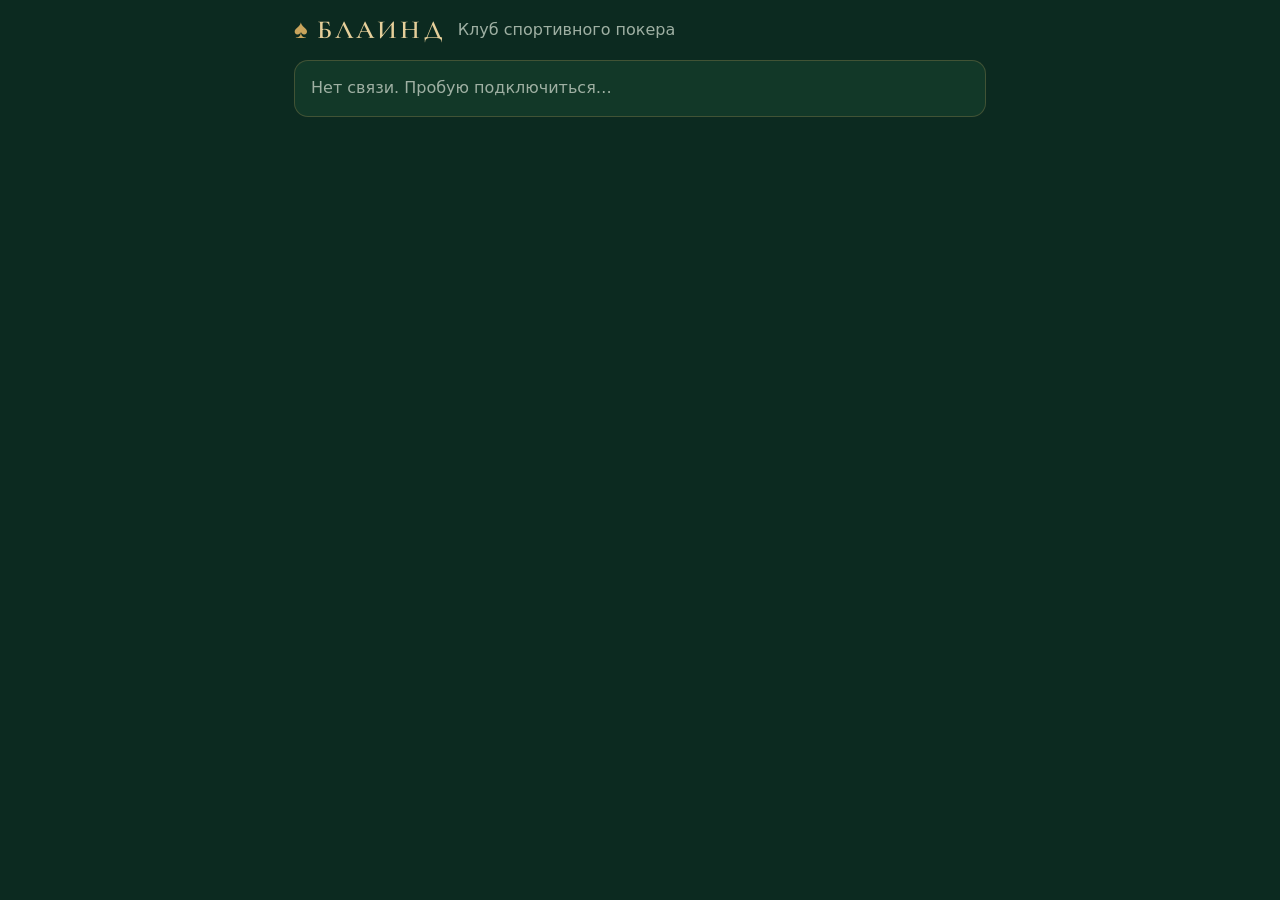
<file: index.html>
<!DOCTYPE html>
<html lang="ru">
<head>
<meta charset="utf-8">
<meta name="viewport" content="width=device-width,initial-scale=1">
<meta name="theme-color" content="#0c2a20">
<title>БЛАИНД · клуб спортивного покера</title>
<meta name="description" content="БЛАИНД — клуб спортивного покера в Барнауле: расписание турниров, запись, рейтинг сезона.">
<meta http-equiv="Content-Security-Policy" content="default-src 'self'; script-src 'self' 'unsafe-inline'; style-src 'self' 'unsafe-inline'; img-src 'self' data:; connect-src 'self' https://*.supabase.co; base-uri 'none'; form-action 'self'; object-src 'none'">
<meta name="referrer" content="same-origin">
<link rel="stylesheet" href="css/fonts.css">
<link rel="preload" href="fonts/playfair-display-latin-700-normal.woff2" as="font" type="font/woff2" crossorigin>
<link rel="icon" href="data:image/svg+xml,<svg xmlns='http://www.w3.org/2000/svg' viewBox='0 0 100 100'><rect width='100' height='100' rx='20' fill='%230c2a20'/><text x='50' y='72' font-size='64' text-anchor='middle' fill='%23c9a45c'>♠</text></svg>">
<style>
/* Layout: dark felt, gold hairlines. Admin = tabs of working panels; TV = one giant clock. Single theme by choice. */
:root{
  color-scheme:dark;
  --felt:#0c2a20; --deep:#071b14; --lift:#123828; --lift2:#18463a;
  --gold:#c9a45c; --gold2:#e6cf9a; --ivory:#efe9da; --muted:#9fb0a3;
  --ok:#5fd08a; --warn:#f0b34a; --bad:#ef6b5e;
  --display:"Cormorant Garamond","Times New Roman",Georgia,serif;
  --body:system-ui,-apple-system,"Segoe UI",Roboto,Arial,sans-serif;
}
*{box-sizing:border-box}
html,body{height:100%}
body{margin:0;background:var(--felt);color:var(--ivory);font-family:var(--body);font-size:16px;line-height:1.4}
button,input,select,textarea{font:inherit;color:inherit}
.num{font-variant-numeric:tabular-nums}
.wrap{max-width:1100px;margin:0 auto;padding:0 14px 60px}
header.bar{display:flex;align-items:center;gap:12px;flex-wrap:wrap;padding:12px 0}
.brand{font-family:var(--display);font-size:26px;font-weight:600;letter-spacing:.12em;color:var(--gold2)}
.brand i{font-style:normal;color:var(--gold);margin-right:6px}
.tname{color:var(--muted);flex:1;min-width:120px;overflow:hidden;text-overflow:ellipsis;white-space:nowrap}
.pill{display:inline-flex;align-items:center;gap:6px;font-size:13px;padding:4px 10px;border-radius:999px;border:1px solid rgba(201,164,92,.35);color:var(--muted);white-space:nowrap}
.pill::before{content:"";width:8px;height:8px;border-radius:50%;background:var(--muted)}
.pill.ok::before{background:var(--ok)} .pill.warn::before{background:var(--warn)} .pill.bad::before{background:var(--bad)}
nav.tabs{display:flex;gap:6px;overflow-x:auto;padding-bottom:6px;margin-bottom:14px;border-bottom:1px solid rgba(201,164,92,.25)}
nav.tabs button{background:none;border:0;padding:9px 13px;border-radius:10px 10px 0 0;color:var(--muted);cursor:pointer;white-space:nowrap}
nav.tabs button.on{color:var(--gold2);background:var(--lift);box-shadow:inset 0 -2px 0 var(--gold)}
.btn{background:var(--lift2);border:1px solid rgba(201,164,92,.4);border-radius:10px;padding:9px 14px;cursor:pointer;color:var(--ivory);text-decoration:none;display:inline-flex;align-items:center;justify-content:center;gap:6px;white-space:nowrap}
.btn:hover{border-color:var(--gold)}
.btn.gold{background:var(--gold);color:#1a1405;border-color:var(--gold);font-weight:600}
.btn.bad{border-color:rgba(239,107,94,.6);color:#ffb3aa}
.btn.sm{padding:6px 10px;font-size:14px;border-radius:8px}
.btn:focus-visible,input:focus-visible,select:focus-visible,textarea:focus-visible,nav.tabs button:focus-visible{outline:2px solid var(--gold2);outline-offset:2px}
input,select,textarea{background:var(--deep);border:1px solid rgba(201,164,92,.3);border-radius:8px;padding:8px 10px;min-width:0}
textarea{width:100%;min-height:110px;font-family:ui-monospace,Menlo,Consolas,monospace;font-size:13px}
.row{display:flex;gap:8px;flex-wrap:wrap;align-items:center}
.card{background:var(--lift);border:1px solid rgba(201,164,92,.25);border-radius:14px;padding:16px;margin-bottom:14px}
h2{font-family:var(--display);font-weight:600;color:var(--gold2);font-size:26px;margin:0 0 10px}
h3{font-size:14px;letter-spacing:.1em;text-transform:uppercase;color:var(--gold);margin:0 0 8px;font-weight:600}
.muted{color:var(--muted)} .small{font-size:13px}
/* clock panel */
.clock{text-align:center;padding:22px 12px}
.clock .lvl{letter-spacing:.2em;text-transform:uppercase;color:var(--gold);font-size:14px}
.clock .tm{font-family:var(--display);font-weight:600;font-size:clamp(72px,22vw,170px);line-height:1;color:var(--gold2);margin:4px 0}
.clock .tm.low{color:var(--warn)} .clock .tm.paused{opacity:.55}
.clock .bl{font-size:clamp(26px,6vw,44px);font-weight:600}
.clock .nx{color:var(--muted);margin-top:6px}
.ctl{display:flex;gap:8px;flex-wrap:wrap;justify-content:center;margin-top:16px}
.stats{display:grid;grid-template-columns:repeat(auto-fit,minmax(140px,1fr));gap:10px}
.stat{background:var(--deep);border-radius:12px;padding:12px}
.stat b{display:block;font-size:24px;color:var(--gold2);font-weight:600}
.stat span{font-size:13px;color:var(--muted)}
.hint{border-left:3px solid var(--warn);background:rgba(240,179,74,.08);padding:10px 12px;border-radius:0 10px 10px 0;margin-bottom:10px;display:flex;gap:10px;align-items:center;flex-wrap:wrap;justify-content:space-between}
/* lists */
.plist{display:flex;flex-direction:column}
.p{display:flex;align-items:center;gap:8px;padding:9px 0;border-bottom:1px solid rgba(201,164,92,.14);flex-wrap:wrap}
.p:last-child{border-bottom:0}
.p .nm{flex:1;min-width:130px;font-weight:500;overflow-wrap:anywhere}
.p .seat{font-size:13px;color:var(--muted);min-width:92px}
.tag{font-size:12px;border:1px solid rgba(201,164,92,.4);border-radius:6px;padding:1px 6px;color:var(--gold2)}
.tables{display:grid;grid-template-columns:repeat(auto-fit,minmax(220px,1fr));gap:12px}
.tbl ol{list-style:none;margin:0;padding:0}
.tbl li{display:flex;gap:8px;padding:4px 0;border-bottom:1px dashed rgba(201,164,92,.14)}
.tbl li span:first-child{width:22px;color:var(--gold);text-align:right}
.tbl li.free{color:rgba(159,176,163,.45)}
.scroll{overflow-x:auto}
table{border-collapse:collapse;width:100%}
th,td{padding:6px 8px;text-align:left;border-bottom:1px solid rgba(201,164,92,.14)}
th{font-size:12px;letter-spacing:.08em;text-transform:uppercase;color:var(--muted);font-weight:500}
td input{width:86px}
tr.cur td{background:rgba(201,164,92,.1)}
.grid2{display:grid;grid-template-columns:repeat(auto-fit,minmax(210px,1fr));gap:10px}
label.f{display:flex;flex-direction:column;gap:4px;font-size:13px;color:var(--muted)}
label.f input{color:var(--ivory);font-size:16px}
/* dealer */
.clock.dl{padding:14px 10px}.clock.dl .tm{font-size:clamp(64px,20vw,120px)}
.seatbtn{display:flex;align-items:center;gap:10px;width:100%;text-align:left;background:var(--deep);border:1px solid rgba(201,164,92,.25);border-radius:10px;padding:12px;margin-bottom:6px;cursor:pointer;font-size:17px}
.seatbtn .sn{width:26px;color:var(--gold);font-weight:600;text-align:right}.seatbtn .nm{flex:1;overflow-wrap:anywhere}
.seatbtn.free{opacity:.4;cursor:default}
.seatbtn:focus-visible{outline:2px solid var(--gold2);outline-offset:2px}
.floor{width:100%;padding:16px;font-size:18px;margin-bottom:14px}
.hint.call{border-left-color:var(--bad);background:rgba(239,107,94,.12)}
/* modal */
#modal{position:fixed;inset:0;background:rgba(0,0,0,.6);display:none;align-items:center;justify-content:center;padding:16px;z-index:20}
#modal.on{display:flex}
#modal .box{background:var(--lift);border:1px solid var(--gold);border-radius:14px;padding:18px;max-width:440px;width:100%;max-height:90vh;overflow:auto}
/* login */
.center{min-height:100%;display:flex;align-items:center;justify-content:center;padding:20px}
.center .card{width:100%;max-width:380px}
/* ================= TV: сцена 16:9 для телевизора (Full HD и 4K) =================
   Все размеры в --u: 1/100 ширины сцены 16:9, поэтому экран одинаково выглядит на любом ТВ. */
.tv{--u:min(1vw,1.7778vh);position:fixed;inset:0;display:flex;align-items:center;justify-content:center;overflow:hidden;color:#f4ecd8;font-family:Manrope,var(--body);cursor:default}
body.tv-idle,body.tv-idle *{cursor:none!important}
.tvbg{position:fixed;inset:0;z-index:-1;overflow:hidden;background:radial-gradient(ellipse 85% 75% at 50% 38%,#1d5c43 0%,#11402e 38%,#082419 72%,#04130d 100%)}
.tvbg::before{content:"";position:absolute;inset:0;opacity:.22;mix-blend-mode:overlay;background-image:url("data:image/svg+xml,%3Csvg xmlns='http://www.w3.org/2000/svg' width='220' height='220'%3E%3Cfilter id='n'%3E%3CfeTurbulence type='fractalNoise' baseFrequency='.9' numOctaves='3' stitchTiles='stitch'/%3E%3CfeColorMatrix values='0 0 0 0 .5 0 0 0 0 .5 0 0 0 0 .5 0 0 0 .9 0'/%3E%3C/filter%3E%3Crect width='100%25' height='100%25' filter='url(%23n)'/%3E%3C/svg%3E")}
.tvbg::after{content:"";position:absolute;inset:0;background:radial-gradient(ellipse 120% 95% at 50% 45%,transparent 55%,rgba(0,0,0,.62) 100%)}
.tvbg .sheen{position:absolute;width:80vmax;height:80vmax;left:-20vmax;top:-45vmax;border-radius:50%;background:radial-gradient(circle,rgba(240,205,130,.13) 0%,rgba(240,205,130,.05) 35%,transparent 65%);animation:tvSheen 38s ease-in-out infinite alternate}
.tvbg .sheen.b{left:auto;right:-30vmax;top:auto;bottom:-55vmax;animation-duration:46s;animation-direction:alternate-reverse;opacity:.7}
.tvbg .suit{position:absolute;font-family:'Playfair Display',serif;color:rgba(230,200,130,.045);line-height:1;user-select:none}
.tvbg .suit.s1{font-size:62vmin;right:-8vmin;top:-14vmin;transform:rotate(14deg)}
.tvbg .suit.s2{font-size:44vmin;left:-9vmin;bottom:-16vmin;transform:rotate(-18deg)}
@keyframes tvSheen{0%{transform:translate(0,0)}100%{transform:translate(55vmax,38vmax)}}
.tvs{position:relative;width:calc(var(--u)*100);height:calc(var(--u)*56.25);display:grid;grid-template-rows:auto 1fr auto;padding:calc(var(--u)*2.4) calc(var(--u)*3)}
.tvs::before,.tvs::after{content:"";position:absolute;pointer-events:none;border:1px solid rgba(214,178,104,.38);border-radius:calc(var(--u)*.6)}
.tvs::before{inset:calc(var(--u)*1)}
.tvs::after{inset:calc(var(--u)*1.35);border-color:rgba(214,178,104,.14)}
.tvs .orn{position:absolute;width:calc(var(--u)*1.1);height:calc(var(--u)*1.1);transform:rotate(45deg);background:linear-gradient(135deg,#f6dc9a,#a87c33);box-shadow:0 0 calc(var(--u)*.8) rgba(240,200,120,.45)}
.tvs .orn.a{left:calc(var(--u)*.45);top:calc(var(--u)*.45)}.tvs .orn.b{right:calc(var(--u)*.45);top:calc(var(--u)*.45)}.tvs .orn.c{left:calc(var(--u)*.45);bottom:calc(var(--u)*.45)}.tvs .orn.d{right:calc(var(--u)*.45);bottom:calc(var(--u)*.45)}
/* ровные табличные цифры Playfair: без «прыгающих» старостильных цифр */
.tv,#tvann{font-feature-settings:'lnum' 1,'tnum' 1;font-variant-numeric:lining-nums tabular-nums}
.gold{background:linear-gradient(180deg,#fff7dc 0%,#f6dc9a 30%,#d7ad5a 58%,#a77a2f 82%,#e9c97f 100%);-webkit-background-clip:text;background-clip:text;color:transparent}
.tv-top{display:grid;grid-template-columns:1fr auto 1fr;align-items:center;gap:calc(var(--u)*2);padding:0 calc(var(--u)*.6)}
.tv-logo{display:flex;align-items:center;gap:calc(var(--u)*1)}
.tv-logo .sp{font-family:'Playfair Display',serif;font-size:calc(var(--u)*3.6);line-height:1;filter:drop-shadow(0 0 calc(var(--u)*.6) rgba(240,200,120,.5))}
.tv-logo .wm{font-family:'Cormorant Garamond','Playfair Display',serif;font-weight:700;font-size:calc(var(--u)*3.3);letter-spacing:.2em;line-height:1}
.tv-logo .sub{display:block;font-size:calc(var(--u)*.85);letter-spacing:.32em;text-transform:uppercase;color:rgba(244,236,216,.55);margin-top:calc(var(--u)*.35)}
.tv-title{text-align:center;font-family:'Playfair Display',serif;font-weight:600;font-size:calc(var(--u)*2.2);line-height:1.1;max-width:calc(var(--u)*44);white-space:nowrap;overflow:hidden;text-overflow:ellipsis}
.tv-title small{display:block;font-family:Manrope,sans-serif;font-weight:700;font-size:calc(var(--u)*.95);letter-spacing:.24em;text-transform:uppercase;margin-top:calc(var(--u)*.5);color:#8fe0b0}
.tv-title small.closed{color:rgba(244,236,216,.5)}
.tv-now{justify-self:end;text-align:right;font-weight:700;font-size:calc(var(--u)*2);font-variant-numeric:tabular-nums;letter-spacing:.04em}
.tv-now span{display:block;font-size:calc(var(--u)*.8);font-weight:500;letter-spacing:.3em;text-transform:uppercase;color:rgba(244,236,216,.5)}
.tv-main{display:grid;grid-template-columns:1fr calc(var(--u)*30);gap:calc(var(--u)*2.4);align-items:center;min-height:0}
.tv-clock{display:flex;flex-direction:column;align-items:center;justify-content:center;text-align:center;min-width:0}
.tv-lvl{display:flex;align-items:center;gap:calc(var(--u)*1.2);font-weight:800;letter-spacing:.42em;text-transform:uppercase;font-size:calc(var(--u)*1.35);color:#e7c77d}
.tv-lvl::before,.tv-lvl::after{content:"";width:calc(var(--u)*6);height:1px;background:linear-gradient(90deg,transparent,#d7ad5a)}
.tv-lvl::after{transform:scaleX(-1)}
.tv-lvl b{font-size:1.45em;letter-spacing:0;color:#fff2cf}
.chip{display:inline-block;font-weight:800;font-size:calc(var(--u)*.95);letter-spacing:.3em;padding:calc(var(--u)*.35) calc(var(--u)*1);border-radius:999px;border:1px solid currentColor}
.chip.pause{color:#f0b34a;animation:tvBlink 1.6s ease-in-out infinite}
.chip.end{color:#9fb0a3}
@keyframes tvBlink{50%{opacity:.35}}
.tv-digits{display:flex;justify-content:center;font-family:'Playfair Display',serif;font-weight:700;font-size:calc(var(--u)*19);line-height:.92;margin:calc(var(--u)*.6) 0 calc(var(--u)*1.2);filter:drop-shadow(0 0 calc(var(--u)*1.6) rgba(240,196,110,.32)) drop-shadow(0 calc(var(--u)*.35) 0 rgba(0,0,0,.35));transition:filter .4s}
.tv-digits .d{display:inline-block;width:.64em;text-align:center}
.ts{display:inline-block;width:.3em}
.tv-digits .c{display:inline-block;width:.34em;text-align:center;transform:translateY(-.06em)}
.tv-digits.paused{opacity:.5;filter:grayscale(.5)}
.tv-digits.low .gold,.tv-digits.low.gold{background-image:linear-gradient(180deg,#ffe2c4 0%,#ffb36b 35%,#f06b43 70%,#b8341f 100%)}
.tv-digits.low{animation:tvPulse 1s ease-in-out infinite;filter:drop-shadow(0 0 calc(var(--u)*2.2) rgba(255,110,60,.45))}
@keyframes tvPulse{50%{transform:scale(1.025)}}
.tv-prog{width:calc(var(--u)*50);height:calc(var(--u)*.45);border-radius:999px;background:rgba(244,236,216,.1);overflow:hidden;box-shadow:inset 0 0 0 1px rgba(214,178,104,.2)}
.tv-prog i{display:block;height:100%;width:0;border-radius:999px;background:linear-gradient(90deg,#a77a2f,#f6dc9a 70%,#fff7dc);box-shadow:0 0 calc(var(--u)*.8) rgba(246,220,154,.7);transition:width 1s linear}
.tv-blinds{margin-top:calc(var(--u)*1.8);font-weight:800;font-size:calc(var(--u)*7.2);line-height:1;letter-spacing:-.01em;font-variant-numeric:tabular-nums;color:#fbf6ea;text-shadow:0 calc(var(--u)*.3) calc(var(--u)*1.2) rgba(0,0,0,.45)}
.tv-blinds em{font-style:normal;color:#d7ad5a;margin:0 .18em;font-weight:500}
.tv-ante{margin-top:calc(var(--u)*1.1);display:inline-flex;align-items:center;gap:calc(var(--u)*.8);font-weight:700;font-size:calc(var(--u)*2.1);color:#f6dc9a}
.tv-ante::before{content:"";width:calc(var(--u)*1.5);height:calc(var(--u)*1.5);border-radius:50%;background:radial-gradient(circle at 35% 30%,#fff2c4,#d7ad5a 55%,#7d5a1e);box-shadow:inset 0 0 0 calc(var(--u)*.22) rgba(255,255,255,.35),0 0 calc(var(--u)*.6) rgba(240,200,120,.5)}
.tv-ante.none{color:rgba(244,236,216,.45)}.tv-ante.none::before{display:none}
.tv-side{display:flex;flex-direction:column;gap:calc(var(--u)*1.1);min-height:0}
.tv-card{position:relative;border-radius:calc(var(--u)*1.1);padding:calc(var(--u)*1.2) calc(var(--u)*1.5);background:linear-gradient(160deg,rgba(255,255,255,.075),rgba(255,255,255,.02));border:1px solid rgba(214,178,104,.28);box-shadow:inset 0 1px 0 rgba(255,255,255,.06),0 calc(var(--u)*.8) calc(var(--u)*2.4) rgba(0,0,0,.28);backdrop-filter:blur(6px)}
.tv-card .lab{display:block;font-weight:800;font-size:calc(var(--u)*.85);letter-spacing:.3em;text-transform:uppercase;color:rgba(231,199,125,.85)}
.tv-card .big{display:block;font-weight:800;font-size:calc(var(--u)*2.7);line-height:1.15;margin-top:calc(var(--u)*.3);font-variant-numeric:tabular-nums;white-space:nowrap}
.tv-card .big em{font-style:normal;color:#d7ad5a;font-weight:500;margin:0 .15em}
.tv-card .sm{display:block;font-size:calc(var(--u)*1.05);color:rgba(244,236,216,.65);margin-top:calc(var(--u)*.2);font-weight:500}
.tv-card.next{border-color:rgba(214,178,104,.5);background:linear-gradient(160deg,rgba(214,173,90,.16),rgba(255,255,255,.02))}
.tv-grid{display:grid;grid-template-columns:1fr 1fr;gap:calc(var(--u)*1.1)}
.tv-grid .tv-card{padding:calc(var(--u)*1) calc(var(--u)*1.2)}
.tv-grid .big{font-size:calc(var(--u)*2.3)}
.tv-ladder{padding:calc(var(--u)*.9) calc(var(--u)*1.5)}
.tv-ladder .row{display:grid;grid-template-columns:calc(var(--u)*2.2) 1fr auto;align-items:baseline;gap:calc(var(--u)*.8);padding:calc(var(--u)*.42) 0;border-bottom:1px solid rgba(214,178,104,.12);font-size:calc(var(--u)*1.15);font-variant-numeric:tabular-nums}
.tv-ladder .row:last-child{border-bottom:0}
.tv-ladder .row .n{color:#d7ad5a;font-weight:800}
.tv-ladder .row .v{font-weight:700}
.tv-ladder .row .m{color:rgba(244,236,216,.5);font-size:.85em}
.tv-ladder .row.brk .v{color:#8fe0b0;font-weight:800;letter-spacing:.12em;text-transform:uppercase;font-size:.9em}
.tv-foot{display:flex;justify-content:center;align-items:center;gap:calc(var(--u)*1.4);font-size:calc(var(--u)*.95);letter-spacing:.16em;text-transform:uppercase;color:rgba(244,236,216,.5);font-weight:700}
.tv-foot .dot{width:calc(var(--u)*.35);height:calc(var(--u)*.35);transform:rotate(45deg);background:#d7ad5a;opacity:.7}
.tv-foot .tg{color:#f6dc9a}
.tv-foot .off{color:#f0b34a;letter-spacing:.12em}
/* break */
.tv-break{display:flex;flex-direction:column;align-items:center;justify-content:center;text-align:center}
.tv-break .t1{font-family:'Playfair Display',serif;font-weight:700;font-size:calc(var(--u)*11);line-height:1;letter-spacing:.12em;filter:drop-shadow(0 0 calc(var(--u)*1.6) rgba(143,224,176,.25))}
.tv-break .t1.gold{background-image:linear-gradient(180deg,#f2fff6 0%,#bdf0d0 35%,#5fc48d 70%,#2e7d55 100%)}
.tv-break .tv-digits{font-size:calc(var(--u)*12)}
.tv-break .after{font-size:calc(var(--u)*1.8);color:rgba(244,236,216,.75);font-weight:600}
.tv-break .after b{color:#fbf6ea;font-weight:800}
/* winner */
.tv-win{display:flex;flex-direction:column;align-items:center;justify-content:center;text-align:center;gap:calc(var(--u)*1.2)}
.tv-win .crown{font-size:calc(var(--u)*6);filter:drop-shadow(0 0 calc(var(--u)*2) rgba(246,220,154,.7));animation:tvFloat 3s ease-in-out infinite}
.tv-win .lbl{font-weight:800;letter-spacing:.5em;text-transform:uppercase;font-size:calc(var(--u)*1.6);color:#e7c77d}
.tv-win .nm{font-family:'Playfair Display',serif;font-weight:700;font-size:calc(var(--u)*10);line-height:1.05;max-width:calc(var(--u)*90);overflow-wrap:anywhere;filter:drop-shadow(0 0 calc(var(--u)*2) rgba(240,196,110,.4))}
.tv-win .sub{font-size:calc(var(--u)*1.6);color:rgba(244,236,216,.7)}
@keyframes tvFloat{50%{transform:translateY(calc(var(--u)*-.8))}}
.tvconf{position:fixed;inset:0;pointer-events:none;overflow:hidden;z-index:2}
.tvconf span{position:absolute;top:-10vh;font-family:'Playfair Display',serif;animation:tvFall linear infinite}
@keyframes tvFall{to{transform:translateY(125vh) rotate(540deg)}}
/* level announcement */
#tvann{position:fixed;inset:0;z-index:40;display:flex;align-items:center;justify-content:center;pointer-events:none;--u:min(1vw,1.7778vh);background:radial-gradient(ellipse at center,rgba(6,22,15,.86) 0%,rgba(3,12,8,.94) 70%);animation:annIn .45s ease-out both}
#tvann.out{animation:annOut .7s ease-in both}
#tvann .box{text-align:center;position:relative;padding:calc(var(--u)*3) calc(var(--u)*8)}
#tvann .k{font-weight:800;letter-spacing:.5em;text-transform:uppercase;font-size:calc(var(--u)*1.7);color:#e7c77d;animation:annUp .7s .1s ease-out both}
#tvann .v{font-family:'Playfair Display',serif;font-weight:700;font-size:calc(var(--u)*13);line-height:1.05;margin:calc(var(--u)*1) 0;animation:annZoom .9s .15s cubic-bezier(.2,.9,.25,1.15) both;filter:drop-shadow(0 0 calc(var(--u)*2.5) rgba(240,196,110,.45))}
#tvann .s{font-weight:700;font-size:calc(var(--u)*2.6);color:#f6dc9a;animation:annUp .7s .45s ease-out both}
#tvann .line{height:2px;margin:calc(var(--u)*1.4) auto 0;width:calc(var(--u)*60);background:linear-gradient(90deg,transparent,#f6dc9a,transparent);transform-origin:center;animation:annLine 1.1s .3s ease-out both}
#tvann .sweep{position:absolute;inset:0;overflow:hidden;pointer-events:none}
#tvann .sweep::before{content:"";position:absolute;top:10%;bottom:10%;width:22%;left:-30%;border-radius:50%;background:radial-gradient(ellipse at center,rgba(255,240,200,.22),rgba(255,240,200,0) 70%);filter:blur(calc(var(--u)*2));transform:skewX(-18deg);animation:annSweep 1.8s .35s ease-in-out both}
#tvann.brk .v.gold{background-image:linear-gradient(180deg,#f2fff6 0%,#bdf0d0 35%,#5fc48d 70%,#2e7d55 100%)}
@keyframes annIn{from{opacity:0}}@keyframes annOut{to{opacity:0}}
@keyframes annUp{from{opacity:0;transform:translateY(calc(var(--u)*1.6))}}
@keyframes annZoom{from{opacity:0;transform:scale(.7);letter-spacing:.1em}}
@keyframes annLine{from{transform:scaleX(0);opacity:0}}
@keyframes annSweep{0%{left:-30%;opacity:0}15%{opacity:1}85%{opacity:1}100%{left:110%;opacity:0}}
#tvwarn{position:fixed;left:50%;top:calc(min(1vw,1.7778vh)*2.2);transform:translateX(-50%);z-index:35;--u:min(1vw,1.7778vh);padding:calc(var(--u)*.9) calc(var(--u)*2.6);border-radius:999px;font-weight:800;letter-spacing:.3em;text-transform:uppercase;font-size:calc(var(--u)*1.4);color:#2a0d05;background:linear-gradient(180deg,#ffd0a0,#f07a45);box-shadow:0 0 calc(var(--u)*3) rgba(240,110,60,.55);animation:warnIn .6s cubic-bezier(.2,.9,.3,1.3) both}
#tvwarn.out{animation:annOut .6s ease-in both}
@keyframes warnIn{from{opacity:0;transform:translate(-50%,-150%)}}
/* sound / controls */
.tv .corner{position:fixed;right:calc(var(--u)*1.6);bottom:calc(var(--u)*1.4);display:flex;gap:8px;opacity:.25;z-index:5;transition:opacity .3s}
.tv .corner:hover,.tv .corner:focus-within{opacity:1}
body.tv-idle .tv .corner{opacity:0}
.tvsound{position:fixed;inset:0;z-index:50;display:flex;align-items:center;justify-content:center;background:rgba(3,12,8,.72);backdrop-filter:blur(4px);--u:min(1vw,1.7778vh)}
.tvsound button{font:inherit;font-family:Manrope,sans-serif;cursor:pointer;border:1px solid #d7ad5a;background:linear-gradient(180deg,rgba(214,173,90,.25),rgba(214,173,90,.08));color:#fff2cf;border-radius:calc(var(--u)*1.4);padding:calc(var(--u)*2.2) calc(var(--u)*4);text-align:center;box-shadow:0 0 calc(var(--u)*4) rgba(214,173,90,.3)}
.tvsound button b{display:block;font-family:'Playfair Display',serif;font-size:calc(var(--u)*3.2);font-weight:700}
.tvsound button span{display:block;margin-top:calc(var(--u)*.6);font-size:calc(var(--u)*1.2);color:rgba(244,236,216,.7);letter-spacing:.06em}
.tvsound button:focus-visible{outline:3px solid #fff2cf;outline-offset:4px}
.tvsound .skip{position:absolute;bottom:calc(var(--u)*3);background:none;border:0;padding:8px;color:rgba(244,236,216,.55);font-size:calc(var(--u)*1.1);box-shadow:none}
/* portrait phones: the stage stacks */
@media (max-aspect-ratio:1/1){.tv{--u:1.6vw;align-items:flex-start;overflow:auto}.tvs{height:auto;min-height:100vh;width:100%}.tv-main{grid-template-columns:1fr}.tv-top{grid-template-columns:1fr;text-align:center}.tv-now{justify-self:center;text-align:center}.tv-logo{justify-content:center}.tv-digits{font-size:calc(var(--u)*22)}.tv-blinds{font-size:calc(var(--u)*11)}.tv-foot{flex-wrap:wrap}}
@media (prefers-reduced-motion:reduce){.tvbg .sheen,.tv-digits.low,.chip.pause,.tv-win .crown,.tvconf span{animation:none}}
@media (max-width:600px){.p .nm{flex-basis:55%}.p .seat{flex:1;text-align:right}.p .btn.sm{flex:1}}
</style>
</head>
<body>
<div id="app" style="height:100%"></div>
<div id="modal"></div>
<script src="js/config.js"></script>
<script>
'use strict';
/* защита от встраивания сайта в чужую страницу (кликджекинг) */
if(window.top!==window.self){document.documentElement.style.display='none';try{window.top.location=window.self.location.href}catch(e){}}
/* ================= helpers ================= */
const $=(s,r)=>(r||document).querySelector(s);
const esc=s=>String(s==null?'':s).replace(/[&<>"']/g,c=>({'&':'&amp;','<':'&lt;','>':'&gt;','"':'&quot;',"'":'&#39;'}[c]));
const fmt=n=>Math.round(n).toLocaleString('ru-RU');
const fmtK=n=>n>=1000000?(n/1000000).toLocaleString('ru-RU',{maximumFractionDigits:2})+'M':n>=10000?(n/1000).toLocaleString('ru-RU',{maximumFractionDigits:1})+'K':fmt(n);
const mmss=ms=>{const s=Math.max(0,Math.ceil(ms/1000));const m=Math.floor(s/60);return (m<10?'0':'')+m+':'+String(s%60).padStart(2,'0')};
const hm=ms=>{const m=Math.max(0,Math.round(ms/60000));return m>=60?Math.floor(m/60)+' ч '+String(m%60).padStart(2,'0')+' мин':m+' мин'};
const shuffle=a=>{a=a.slice();for(let i=a.length-1;i>0;i--){const j=Math.floor(Math.random()*(i+1));[a[i],a[j]]=[a[j],a[i]]}return a};
const uid=()=>Date.now().toString(36)+Math.random().toString(36).slice(2,7);
const ls={get(k){try{return localStorage.getItem(k)}catch(e){return null}},set(k,v){try{localStorage.setItem(k,v)}catch(e){}},del(k){try{localStorage.removeItem(k)}catch(e){}}};
const LS='blaind.state.v1';

/* ================= state ================= */
function defLevels(){
  const L=[[100,200,0],[100,300,0],[200,400,0],[300,600,0],'b',[400,800,800],[500,1000,1000],[600,1200,1200],[800,1600,1600],'b',[1000,2000,2000],[1500,3000,3000],[2000,4000,4000],[3000,6000,6000],'b',[4000,8000,8000],[5000,10000,10000],[6000,12000,12000],[8000,16000,16000],[10000,20000,20000],[15000,30000,30000],[20000,40000,40000]];
  return L.map(x=>x==='b'?{brk:true,min:10}:{sb:x[0],bb:x[1],ante:x[2],min:15});
}
function defState(){
  return norm({v:1,updatedAt:0,
    t:{name:'Турнир БЛАИНД',stack:30000,rebuyStack:30000,addonStack:100000,feeBuy:500,feeRebuy:1000,feeAddon:1000,tables:4,seats:9,lateReg:4,lateTime:'22:00',
       points:'400,360,320,300,280,260,240,220,200,180,160,140,120,100,80,60,40,20',pointsRest:10},
    levels:defLevels(),clock:{i:0,running:false,endsAt:0,left:15*60000},
    seated:false,players:[],base:[],moves:[]});
}
function norm(s){
  if(!Array.isArray(s.dealers))s.dealers=['Никита','Илья','Оганес'].map((n,i)=>({id:'d'+(i+1),name:n}));
  if(!s.rot)s.rot={min:30,at:0,map:{}};if(!s.rot.map)s.rot.map={};
  if(!Array.isArray(s.doneReqs))s.doneReqs=[];if(s.t.autoDealer===undefined)s.t.autoDealer=true;
  if(!Array.isArray(s.t.bonuses)&&!s.players.length&&s.t.stack===20000){Object.assign(s.t,{stack:30000,rebuyStack:30000,addonStack:100000,feeBuy:500,feeRebuy:1000,feeAddon:1000,lateTime:'22:00'})}
  if(!Array.isArray(s.t.bonuses))s.t.bonuses=[
    {id:'early',name:'Ранняя регистрация',chips:7500,bb:0,fee:0},{id:'punct',name:'Пунктуальность',chips:15000,bb:0,fee:0},
    {id:'hk1',name:'Кальян (до конца регистрации)',chips:30000,bb:0,fee:0},{id:'hk2',name:'Кальян (после регистрации)',chips:80000,bb:0,fee:0},
    {id:'lc5',name:'Last Chance 5BB',chips:0,bb:5,fee:1000},{id:'lc10',name:'Last Chance 10BB',chips:0,bb:10,fee:2000}];
  if(s.t.lateTime===undefined)s.t.lateTime='';
  if(!Array.isArray(s.moves))s.moves=[];if(!Array.isArray(s.base))s.base=[];return s;
}
function valid(s){return s&&s.v===1&&s.t&&Array.isArray(s.levels)&&s.levels.length>0&&Array.isArray(s.players)&&s.clock}
let S=defState();
(function(){try{const s=JSON.parse(ls.get(LS)||'null');if(valid(s))S=norm(s)}catch(e){}})();

let offset=0;                       // server time minus local time
const now=()=>Date.now()+offset;
let tab='clock', addName='', filter='', tvMode=location.hash==='#tv', dealerMode=location.hash==='#dealer', dTable=+ls.get('blaind.dtable')||0, reqs=[], seenReq=new Set(), dlOk=false, dealerCode='', staffMode=location.hash==='#staff', pub=null, pTab='events', pReg=false, pErr='', PA=null;
let dbErr='', setupNeeded=false, srv=false, online=false, authed=false, tvOk=false, tvCode='', dirty=false, loginErr='', sound=false, lastLvl=-1, lastWarn=-1;

/* ================= clock ================= */
function resolveClock(st,t){
  const c=st.clock,n=st.levels.length;let i=Math.min(Math.max(c.i|0,0),n-1);
  if(!c.running)return{i,left:Math.max(0,c.left||0),running:false};
  let end=c.endsAt;
  while(t>=end){if(i>=n-1)return{i,left:0,running:false,ended:true};i++;end+=st.levels[i].min*60000}
  return{i,left:end-t,running:true,endsAt:end};
}
function fixClock(){const r=resolveClock(S,now());S.clock=r.running?{i:r.i,running:true,endsAt:r.endsAt,left:r.left}:{i:r.i,running:false,endsAt:0,left:r.left};return r}
const lvlMs=i=>S.levels[i].min*60000;
function clockToggle(){const r=fixClock();if(r.running)S.clock={i:r.i,running:false,endsAt:0,left:r.left};else{const left=r.left>0?r.left:lvlMs(r.i);S.clock={i:r.i,running:true,endsAt:now()+left,left}}commit()}
function clockLevel(d){const r=fixClock();const i=Math.min(Math.max(r.i+d,0),S.levels.length-1);const left=lvlMs(i);S.clock={i,running:r.running,endsAt:r.running?now()+left:0,left};commit()}
function clockAdd(ms){const r=fixClock();const left=Math.max(1000,r.left+ms);S.clock={i:r.i,running:r.running,endsAt:r.running?now()+left:0,left};commit()}
const lvlNo=i=>S.levels.slice(0,i+1).filter(l=>!l.brk).length;
function lvlText(l){return l.brk?'Перерыв':fmt(l.sb)+' / '+fmt(l.bb)}
function toBreak(r){if(S.levels[r.i].brk)return null;let ms=r.left;for(let k=r.i+1;k<S.levels.length;k++){if(S.levels[k].brk)return ms;ms+=lvlMs(k)}return null}

/* ================= players & seats ================= */
const inP=()=>S.players.filter(p=>p.st==='in');
const byId=id=>S.players.find(p=>p.id===id);
function counts(){const m=new Map();inP().forEach(p=>{if(p.tb)m.set(p.tb,(m.get(p.tb)||0)+1)});return m}
function freeSeats(tb){const u=new Set(inP().filter(p=>p.tb===tb).map(p=>p.seat));const a=[];for(let s=1;s<=S.t.seats;s++)if(!u.has(s))a.push(s);return a}
function pickTable(exclude){
  const c=counts();let best=[],min=1e9;
  c.forEach((n,tb)=>{if(tb===exclude||n>=S.t.seats)return;if(n<min){min=n;best=[tb]}else if(n===min)best.push(tb)});
  if(best.length)return best[Math.floor(Math.random()*best.length)];
  for(let tb=1;tb<=S.t.tables;tb++)if(!c.has(tb)&&tb!==exclude)return tb;
  return 0;
}
function seatPlayer(p,exclude){const tb=pickTable(exclude);if(!tb){p.tb=0;p.seat=0;return false}const f=freeSeats(tb);p.tb=tb;p.seat=f[Math.floor(Math.random()*f.length)];return true}
function logMove(p,from){S.moves.unshift({at:now(),text:p.name+': '+(from||'без места')+' → стол '+p.tb+', место '+p.seat});S.moves=S.moves.slice(0,40)}
const where=p=>p.tb?'стол '+p.tb+', место '+p.seat:'';
function drawAll(){
  const ps=shuffle(inP()),n=ps.length;if(!n)return;
  const k=Math.min(S.t.tables,Math.ceil(n/S.t.seats));
  ps.forEach(p=>{p.tb=0;p.seat=0});
  const groups=Array.from({length:k},()=>[]);
  ps.slice(0,k*S.t.seats).forEach((p,i)=>groups[i%k].push(p));
  groups.forEach((g,gi)=>{const seats=shuffle(Array.from({length:S.t.seats},(_,i)=>i+1));g.forEach((p,i)=>{p.tb=gi+1;p.seat=seats[i]})});
  S.seated=true;S.moves=[{at:now(),text:'Общая рассадка: '+n+' игроков, столов: '+k}];commit();
}
function balance(){
  let guard=200,moved=0;
  while(guard--){const c=[...counts()];if(c.length<2)break;c.sort((a,b)=>b[1]-a[1]);const big=c[0],small=c[c.length-1];if(big[1]-small[1]<2)break;
    const cand=inP().filter(p=>p.tb===big[0]);const p=cand[Math.floor(Math.random()*cand.length)];const from=where(p);const f=freeSeats(small[0]);
    p.tb=small[0];p.seat=f[Math.floor(Math.random()*f.length)];logMove(p,from);moved++}
  if(moved)commit();
}
function breakTable(tb){shuffle(inP().filter(p=>p.tb===tb)).forEach(p=>{const from=where(p);p.tb=0;p.seat=0;if(seatPlayer(p,tb))logMove(p,from)});commit()}
function finalTable(){const ps=inP();const seats=shuffle(Array.from({length:S.t.seats},(_,i)=>i+1));ps.forEach((p,i)=>{const from=where(p);p.tb=1;p.seat=seats[i];logMove(p,from)});S.moves.unshift({at:now(),text:'Финальный стол собран'});commit()}
function advice(){
  const c=counts(),u=c.size,n=inP().filter(p=>p.tb).length,a=[];
  if(!S.seated||u<2)return a;
  if(n<=S.t.seats)a.push({text:'Осталось '+n+' — можно собирать финальный стол.',act:'final',label:'Собрать финальный стол'});
  else if(n<=(u-1)*S.t.seats){let tb=0,min=1e9;c.forEach((k,t)=>{if(k<min||(k===min&&t>tb)){min=k;tb=t}});a.push({text:'Игроки помещаются за '+(u-1)+' стол(а). Можно расформировать стол '+tb+'.',act:'break',id:tb,label:'Расформировать стол '+tb})}
  else{const v=[...c.values()];if(Math.max(...v)-Math.min(...v)>=2)a.push({text:'Столы неровные (разница 2 и больше).',act:'balance',label:'Выровнять столы'})}
  return a;
}
function addPlayer(name){
  name=name.trim().replace(/\s+/g,' ');if(!name)return;
  if(S.players.some(p=>p.name.toLowerCase()===name.toLowerCase())){toast('Такой игрок уже записан');return}
  const p={id:uid(),name,st:'in',tb:0,seat:0,rb:0,ad:0,outAt:0};S.players.push(p);
  if(!S.base.some(b=>b.toLowerCase()===name.toLowerCase())){S.base.push(name);S.base.sort((a,b)=>a.localeCompare(b,'ru'))}
  if(S.seated){if(seatPlayer(p))logMove(p,'новый игрок');else toast('Свободных мест нет — игрок без места')}
  addName='';commit();
}
function bust(p){p.st='out';p.outAt=Math.max(now(),...S.players.map(x=>x.outAt||0))+1;p.tb=0;p.seat=0;commit()}
function revive(p,rebuy){p.st='in';p.outAt=0;p.ko=null;if(rebuy)p.rb++;if(S.seated){if(seatPlayer(p))logMove(p,rebuy?'повторный вход':'возврат');else toast('Свободных мест нет — игрок без места')}commit()}
function places(){const out=S.players.filter(p=>p.st==='out').sort((a,b)=>b.outAt-a.outAt);const ins=inP(),m=new Map();out.forEach((p,k)=>m.set(p.id,ins.length+1+k));if(ins.length===1&&S.players.length>1)m.set(ins[0].id,1);return m}
function coef(n){const T=[[30,2],[26,1.7],[23,1.5],[20,1.3],[18,1.2],[15,1],[12,.8],[10,.7]];for(const[k,v]of T)if(n>=k)return v;return .5}
function basePts(pl){const a=String(S.t.points||'').split(/[,;\s]+/).map(Number).filter(x=>!isNaN(x));return pl<=a.length?a[pl-1]:(+S.t.pointsRest||0)}
function totals(){const P=S.players,rb=P.reduce((s,p)=>s+p.rb,0),ad=P.reduce((s,p)=>s+p.ad,0);const ex=P.reduce((s,p)=>s+exSum(p),0),exf=P.reduce((s,p)=>s+(p.ex||[]).reduce((a,x)=>a+(x.f||0),0),0);const chips=P.length*S.t.stack+rb*S.t.rebuyStack+ad*S.t.addonStack+ex;const left=inP().length;
  return{entries:P.length,left,rb,ad,chips,avg:left?chips/left:0,fees:P.length*S.t.feeBuy+rb*S.t.feeRebuy+ad*S.t.feeAddon+exf}}
const exSum=p=>(p.ex||[]).reduce((a,x)=>a+(x.c||0),0);
function curBB(){const r=resolveClock(S,now());for(let i=r.i;i>=0;i--)if(!S.levels[i].brk)return S.levels[i].bb;const f=S.levels.find(l=>!l.brk);return f?f.bb:0}
const bonusChips=b=>b.bb>0?b.bb*curBB():(+b.chips||0);
function regOpen(){const lt=/^(\d{1,2}):(\d{2})$/.exec(S.t.lateTime||'');if(lt){const d=new Date(now()+7*3600000),m=d.getUTCHours()*60+d.getUTCMinutes();return m>=6*60&&m<(+lt[1])*60+(+lt[2])}return lvlNo(resolveClock(S,now()).i)<=S.t.lateReg}
function optsHTML(p){return '<p class="small muted" style="margin:0 0 8px">Поздняя регистрация '+(regOpen()?'открыта: Re-Buy и Add-On доступны':'закрыта: доступен Last Chance')+'</p>'+
  '<div class="row"><button class="btn" data-a="dreq" data-id="rb|'+p.id+'">Re-Buy · '+fmtK(S.t.rebuyStack)+'</button><button class="btn" data-a="dreq" data-id="ad|'+p.id+'">Add-On · '+fmtK(S.t.addonStack)+'</button></div>'+
  '<h3 style="margin-top:16px">Бонусы и опции</h3><div class="row">'+S.t.bonuses.map(b=>'<button class="btn sm" data-a="dgive" data-id="'+p.id+'|'+esc(b.id)+'">'+esc(b.name)+' · '+fmtK(bonusChips(b))+'</button>').join('')+'</div>'+
  '<h3 style="margin-top:16px">Выдать фишки вручную</h3><div class="row"><input id="mc" class="num" inputmode="numeric" placeholder="Сколько" style="width:110px" aria-label="Сколько фишек"><input id="mr" placeholder="За что" style="flex:1;min-width:100px" maxlength="40" aria-label="За что"><button class="btn" data-a="dman" data-id="'+p.id+'">Выдать</button></div>'}

/* ================= dealers: rotation and table requests ================= */
const activeTables=()=>{const u=[...counts().keys()].sort((a,b)=>a-b);return u.length?u:Array.from({length:S.t.tables},(_,i)=>i+1)};
const dName=id=>{const d=S.dealers.find(x=>x.id===id);return d?d.name:''};
const rotLeft=()=>S.rot.at?S.rot.at+S.rot.min*60000-now():null;
function rotPreview(){const tb=activeTables(),on=tb.map(t=>dName(S.rot.map[t])?S.rot.map[t]:''),used=new Set(on.filter(Boolean)),rest=S.dealers.map(d=>d.id).filter(id=>!used.has(id));
  const ring=on.concat(rest);if(!ring.some(Boolean))return null;ring.unshift(ring.pop());const m={};tb.forEach((t,i)=>{if(ring[i])m[t]=ring[i]});return m}
function nextOf(did){const m=rotPreview();if(!m)return '';const t=Object.keys(m).find(k=>m[k]===did);return t?'стол '+t:'резерв'}
const REQT={bust:'вылет',rb:'ребай',ad:'аддон',floor:'вызов флора',chips:'фишки'};
const reqText=r=>r.type==='chips'?String(r.label||'фишки')+' '+(r.chips>0?'+':'')+fmt(r.chips|0):REQT[r.type];
function applyReq(r){
  if(r.id){if(S.doneReqs.includes(r.id))return;S.doneReqs.push(r.id);S.doneReqs=S.doneReqs.slice(-200)}
  const p=byId(r.pid);
  if(p){if(r.type==='bust'){if(p.st==='in'){p.ko={by:r.by||'',dice:Math.min(99,Math.max(0,r.dice|0))};bust(p);return}}
    else if(r.type==='rb')p.rb++;else if(r.type==='ad')p.ad++;
    else if(r.type==='chips'&&(r.chips|0)){(p.ex=p.ex||[]).push({n:String(r.label||'Вручную').slice(0,40),c:r.chips|0,f:Math.max(0,r.fee|0),at:now()})}}
  commit();
}
function doneReq(id,ok){reqs=reqs.filter(x=>x.id!==id);api('api/req/done',{method:'POST',body:{id,ok:!!ok}}).catch(()=>{});render()}
function processReqs(){
  if(srv&&!authed)return;
  reqs.slice().forEach(r=>{if(r.done)return;
    if(!seenReq.has(r.id)){seenReq.add(r.id);if(r.type==='floor'){beep(2);toast('Стол '+r.tb+' зовёт флора')}}
    if(r.type==='floor')return;
    if(S.doneReqs.includes(r.id))doneReq(r.id,true);
    else if(S.t.autoDealer){applyReq(r);doneReq(r.id,true)}});
}
function setReqs(list){reqs=Array.isArray(list)?list:[];processReqs();render()}
async function sendReq(r){
  if((LOCAL()||authed)&&r.type!=='floor'){applyReq(r);toast('Отмечено: '+reqText(r));return}
  if(!srv){toast('В локальном режиме флор — это вы');return}
  try{const x=await api('api/req',{method:'POST',body:r});if(!x.ok)throw 0;toast(r.type==='floor'?'Флор вызван':'Отправлено: '+reqText(r))}catch(e){toast('Нет связи. Позовите флора голосом.')}
}
function reqBanner(){
  return reqs.filter(r=>!r.done).map(r=>{const p=byId(r.pid),who=(r.dealer?' ('+esc(r.dealer)+')':'');
    if(r.type==='floor')return '<div class="hint call"><span><b>Стол '+(+r.tb)+'</b> зовёт флора'+who+'</span><button class="btn sm" data-a="reqok" data-id="'+esc(r.id)+'">Принял</button></div>';
    return '<div class="hint"><span><b>Стол '+(+r.tb)+'</b>: '+esc(reqText(r))+' — '+esc(p?p.name:'?')+who+'</span><span class="row"><button class="btn sm gold" data-a="reqapply" data-id="'+esc(r.id)+'">Подтвердить</button><button class="btn sm" data-a="reqno" data-id="'+esc(r.id)+'">Отклонить</button></span></div>'}).join('');
}

/* ================= player portal ================= */
const MON=['января','февраля','марта','апреля','мая','июня','июля','августа','сентября','октября','ноября','декабря'],WD=['вс','пн','вт','ср','чт','пт','сб'];
function fmtDate(at){const m=/^(\d{4})-(\d{2})-(\d{2})T(\d{2}):(\d{2})/.exec(at||'');if(!m)return esc(at||'');return (+m[3])+' '+MON[+m[2]-1]+', '+WD[new Date(Date.UTC(+m[1],+m[2]-1,+m[3])).getUTCDay()]+', '+m[4]+':'+m[5]}
const fmtDay=ms=>{const d=new Date(ms);return d.getDate()+' '+MON[d.getMonth()]};
async function loadPub(){try{const r=await api('api/pub');if(!r.ok)throw 0;const j=await r.json();pub=j;offset=j.now-Date.now();setOnline(true);render()}catch(e){setOnline(false)}}
async function loadPA(){try{const r=await api('api/admin/portal');if(r.ok){PA=await r.json();render()}}catch(e){}}
async function pPost(path,body,okMsg){try{const r=await api(path,{method:'POST',body:body||{}});const j=await r.json().catch(()=>({}));if(!r.ok){toast(j.msg||'Не получилось');return null}if(okMsg)toast(okMsg);return j}catch(e){toast('Нет связи с базой');return null}}
function viewPortal(){
  let h='<div class="wrap" style="max-width:720px"><header class="bar"><div class="brand"><i>♠</i>БЛАИНД</div><div class="tname">Клуб спортивного покера</div>'+(pub&&pub.me?'<span class="pill ok">'+esc(pub.me.nick)+'</span>':'')+'</header>';
  if(!pub)return h+'<div class="card muted">'+(online?'Загрузка…':dbErr==='nofunc'?'Сайт ещё настраивается. Загляните чуть позже.':'Нет связи. Пробую подключиться…')+'</div></div>';
  const L=pub.live;
  if(L){const r=resolveClock({levels:L.levels,clock:L.clock},now()),l=L.levels[r.i];
    h+='<div class="card clock dl"><div class="lvl">Сейчас идёт · '+esc(L.name)+'</div><div class="tm num'+(r.running?'':' paused')+'" id="ptm">'+mmss(r.left)+'</div><div class="bl num">'+(l.brk?'Перерыв':lvlText(l))+'</div><div class="muted small num" style="margin-top:6px">В игре '+L.left+' из '+L.entries+'</div>'+
      (L.seat?'<div style="margin-top:10px;font-size:20px">Ваше место: <b>стол '+L.seat.tb+', место '+L.seat.seat+'</b></div>':'')+'</div>'}
  h+='<nav class="tabs">'+[['events','Турниры'],['rating','Рейтинг'],['me',pub.me?'Профиль':'Вход']].map(t=>'<button data-a="ptab" data-id="'+t[0]+'" class="'+(pTab===t[0]?'on':'')+'">'+t[1]+'</button>').join('')+'</nav>';
  if(pTab==='events'){
    if(!pub.events.length)h+='<div class="card muted">Ближайших турниров пока нет в расписании. Клуб открыт каждый день с 18:00.</div>';
    pub.events.forEach(e=>{const full=e.cap>0&&e.count>=e.cap;
      h+='<div class="card"><h2>'+esc(e.title)+'</h2><div style="font-size:18px">'+fmtDate(e.at)+'</div><p class="muted small num">Записано: '+e.count+(e.cap>0?' из '+e.cap:'')+' · вход строго по записи</p>'+
        (!pub.me?'<button class="btn gold" data-a="ptab" data-id="me">Войти и записаться</button>':e.mine?'<div class="row"><span class="pill ok">Вы записаны</span><button class="btn sm" data-a="punsign" data-id="'+esc(e.id)+'">Отменить запись</button></div>':full?'<span class="pill warn">Мест нет</span>':'<button class="btn gold" data-a="psign" data-id="'+esc(e.id)+'">Записаться</button>')+'</div>'});
  }
  if(pTab==='rating'){
    h+='<div class="card"><h3>Рейтинг сезона</h3>';
    if(!pub.rating.length)h+='<p class="muted">Рейтинг появится после первого турнира сезона.</p>';
    else h+='<div class="scroll"><table><thead><tr><th>#</th><th>Игрок</th><th>Турн.</th><th>Побед</th><th>Очки</th></tr></thead><tbody>'+pub.rating.map((r,i)=>'<tr class="'+(pub.me&&r.name.toLowerCase()===pub.me.nick.toLowerCase()?'cur':'')+'"><td class="num">'+(i+1)+'</td><td>'+esc(r.name)+'</td><td class="num">'+r.games+'</td><td class="num">'+(r.wins||'')+'</td><td class="num"><b>'+r.pts+'</b></td></tr>').join('')+'</tbody></table></div>';
    h+='</div>';
  }
  if(pTab==='me'){
    if(!pub.me){
      h+='<div class="card"><h3>'+(pReg?'Регистрация':'Вход')+'</h3><form data-form="'+(pReg?'preg':'plogin')+'" style="display:flex;flex-direction:column;gap:10px">'+
        '<input id="pnick" placeholder="Ник'+(pReg?' (так вас увидят в рейтинге)':'')+'" autocomplete="username" maxlength="24" aria-label="Ник">'+
        '<input id="ppass" type="password" placeholder="Пароль'+(pReg?', от 8 знаков':'')+'" autocomplete="'+(pReg?'new-password':'current-password')+'" aria-label="Пароль">'+
        (pReg?'<input id="pweb" name="website" tabindex="-1" autocomplete="off" aria-hidden="true" style="position:absolute;left:-9999px;width:1px;height:1px;opacity:0">'+'<label class="row small"><input type="checkbox" id="padult"> Мне исполнилось 18 лет</label>'+
          '<label class="row small" style="align-items:flex-start;flex-wrap:nowrap"><input type="checkbox" id="pconsent" style="margin-top:3px;flex:none"> <span>Даю <a href="consent.html#processing" target="_blank" rel="noopener" style="color:var(--gold2)">согласие на обработку персональных данных</a> и принимаю <a href="privacy.html" target="_blank" rel="noopener" style="color:var(--gold2)">политику</a></span></label>'+
          '<label class="row small" style="align-items:flex-start;flex-wrap:nowrap"><input type="checkbox" id="pdist" style="margin-top:3px;flex:none"> <span>Даю <a href="consent.html#distribution" target="_blank" rel="noopener" style="color:var(--gold2)">согласие на публикацию ника и результатов</a> в рейтинге клуба</span></label>':'')+
        '<button class="btn gold" type="submit">'+(pReg?'Зарегистрироваться':'Войти')+'</button>'+(pErr?'<div class="small" style="color:var(--bad)">'+esc(pErr)+'</div>':'')+'</form>'+
        '<p class="small" style="margin-bottom:0"><a href="#" data-a="ptoggle" style="color:var(--gold2)">'+(pReg?'У меня уже есть аккаунт':'Создать аккаунт')+'</a>'+(pReg?'':' · <span class="muted">забыли пароль — подойдите к администратору клуба</span>')+'</p></div>';
    }else{
      const i=pub.rating.findIndex(r=>r.name.toLowerCase()===pub.me.nick.toLowerCase()),mine=i>=0?pub.rating[i]:null;
      h+='<div class="card"><h2>'+esc(pub.me.nick)+'</h2><div class="stats"><div class="stat"><b class="num">'+(mine?i+1:'—')+'</b><span>место в рейтинге</span></div><div class="stat"><b class="num">'+(mine?mine.pts:0)+'</b><span>очков за сезон</span></div><div class="stat"><b class="num">'+(mine?mine.games:0)+'</b><span>турниров</span></div><div class="stat"><b class="num">'+(mine?mine.wins:0)+'</b><span>побед</span></div></div></div>';
      h+='<div class="card"><h3>Мои турниры</h3>'+(pub.history.length?'<div class="scroll"><table><thead><tr><th>Дата</th><th>Турнир</th><th>Место</th><th>Очки</th></tr></thead><tbody>'+pub.history.map(x=>'<tr><td class="num" style="white-space:nowrap">'+fmtDay(x.date)+'</td><td>'+esc(x.name)+'</td><td class="num">'+x.place+'</td><td class="num">'+x.pts+'</td></tr>').join('')+'</tbody></table></div>':'<p class="muted" style="margin:0">Здесь появятся ваши результаты.</p>')+'</div>';
      h+='<div class="row"><button class="btn" data-a="plogout">Выйти</button><button class="btn bad" data-a="pdel">Удалить аккаунт</button></div>';
    }
  }
  return h+'<p class="small muted" style="margin-top:28px">ул. Профинтерна, 36А · запись также у администратора <a href="https://t.me/Poker_Brn" target="_blank" rel="noopener noreferrer" style="color:var(--gold2)">@Poker_Brn</a><br>18+ · Легальный покер на турнирный рейтинг, без денежных ставок<br><a href="privacy.html" style="color:var(--muted)">Политика обработки персональных данных</a> · <a href="#staff" style="color:var(--muted)">Вход для персонала</a></p></div>';
}
function viewClub(){
  if(!srv)return '<div class="card"><h3>Кабинеты игроков</h3><p class="muted" style="margin:0">'+(HAS_DB?'Нет связи с базой. Расписание, запись и рейтинг появятся, когда связь вернётся.':'Регистрация игроков, запись на турниры и рейтинг сезона работают через базу Supabase: заполните js/config.js. В локальном режиме этот раздел недоступен.')+'</p></div>';
  if(!PA)return '<div class="card muted">Загрузка…</div>';
  const OP=CFG.OPERATOR||{};
  let h=(OP.name&&OP.inn&&OP.email?'':'<div class="hint"><span>В политике персональных данных не заполнены реквизиты ИП (ФИО, ИНН, почта). Их нужно вписать в файл js/config.js.</span><a class="btn sm" href="privacy.html" target="_blank" rel="noopener">Открыть политику</a></div>')+'<div class="card"><h3>Расписание и запись</h3><form class="row" data-form="evadd"><input id="evt" placeholder="Название турнира" style="flex:1;min-width:160px" maxlength="80"><input id="eva" type="datetime-local" aria-label="Дата и время"><input id="evc" class="num" inputmode="numeric" placeholder="Мест" style="width:80px" aria-label="Мест"><button class="btn gold" type="submit">Добавить</button></form>';
  if(!PA.events.length)h+='<p class="muted" style="margin-bottom:0">Турниров в расписании нет. Добавьте турнир, и игроки смогут записаться.</p>';
  PA.events.forEach(e=>{h+='<div class="p"><span class="nm">'+esc(e.title)+'<br><span class="small muted">'+fmtDate(e.at)+' · записано '+e.names.length+(e.cap>0?' из '+e.cap:'')+'</span>'+(e.names.length?'<br><span class="small">'+e.names.map(esc).join(', ')+'</span>':'')+'</span><button class="btn sm gold" data-a="evload" data-id="'+esc(e.id)+'">В турнир</button><button class="btn sm bad" data-a="evdel" data-id="'+esc(e.id)+'" aria-label="Удалить">✕</button></div>'});
  h+='</div><div class="card"><h3>Рейтинг сезона</h3>'+(PA.rating.length?'<div class="scroll"><table><thead><tr><th>#</th><th>Игрок</th><th>Турн.</th><th>Побед</th><th>Нокауты</th><th>Очки</th></tr></thead><tbody>'+PA.rating.map((r,i)=>'<tr><td class="num">'+(i+1)+'</td><td>'+esc(r.name)+'</td><td class="num">'+r.games+'</td><td class="num">'+(r.wins||'')+'</td><td class="num">'+(r.ko||'')+'</td><td class="num"><b>'+r.pts+'</b></td></tr>').join('')+'</tbody></table></div>':'<p class="muted">Пусто. Турнир попадает в рейтинг кнопкой «Записать в рейтинг» на вкладке «Итоги».</p>')+
    '<h3 style="margin-top:16px">Турниры сезона</h3>'+(PA.archive.length?PA.archive.map(t=>'<div class="p"><span class="nm">'+esc(t.name)+' <span class="small muted">· '+fmtDay(t.date)+' · игроков '+t.count+'</span></span><button class="btn sm bad" data-a="ardel" data-id="'+esc(t.id)+'" aria-label="Удалить из рейтинга">✕</button></div>').join(''):'<p class="muted small">Пока нет.</p>')+
    '<h3 style="margin-top:16px">Ручные очки</h3><form class="row" data-form="adj"><input id="adjn" list="adjl" placeholder="Игрок" style="flex:1;min-width:140px" autocomplete="off"><datalist id="adjl">'+[...new Set(PA.rating.map(r=>r.name).concat(PA.users.map(u=>u.nick)))].map(n=>'<option value="'+esc(n)+'">').join('')+'</datalist><input id="adjp" class="num" placeholder="Очки, можно −" style="width:130px" aria-label="Очки"><input id="adjc" placeholder="За что" style="flex:1;min-width:120px" maxlength="80"><button class="btn" type="submit">Начислить</button></form>'+
    (PA.adjust.length?PA.adjust.map(a=>'<div class="p"><span class="nm">'+esc(a.name)+' <b class="num">'+(a.pts>0?'+':'')+a.pts+'</b> <span class="small muted">· '+fmtDay(a.date)+(a.note?' · '+esc(a.note):'')+'</span></span><button class="btn sm bad" data-a="adjdel" data-id="'+esc(a.id)+'" aria-label="Убрать">✕</button></div>').join(''):'')+
    '<div class="row" style="margin-top:12px"><button class="btn bad" data-a="season">Начать новый сезон</button></div>'+
    '<h3 style="margin-top:18px">Удалить ник из результатов</h3><p class="muted small" style="margin-top:0">По запросу игрока (отзыв согласия): ник в итогах турниров и архиве сезонов заменяется на «Игрок удалён», его ручные очки удаляются. Аккаунт удаляется отдельно, кнопкой ✕ ниже.</p><form class="row" data-form="anon"><input id="anonn" list="adjl" placeholder="Ник" style="flex:1;min-width:140px" autocomplete="off"><button class="btn bad" type="submit">Удалить из результатов</button></form></div>';
  h+='<div class="card"><h3>Аккаунты игроков · '+PA.users.length+'</h3>'+(PA.users.length?'<div class="plist" style="max-height:420px;overflow:auto">'+PA.users.map(u=>'<div class="p"><span class="nm">'+esc(u.nick)+' <span class="small muted">· с '+fmtDay(u.createdAt)+(u.consentAt?' · согласие '+fmtDay(u.consentAt):'')+'</span></span><button class="btn sm" data-a="ureset" data-id="'+esc(u.id)+'">Новый пароль</button><button class="btn sm bad" data-a="udel" data-id="'+esc(u.id)+'" aria-label="Удалить аккаунт">✕</button></div>').join('')+'</div>':'<p class="muted" style="margin:0">Никто ещё не зарегистрировался. Игроки регистрируются сами на главной странице сайта.</p>')+'</div>';
  return h;
}

/* ================= persistence & sync ================= */
let bc=null;try{bc=new BroadcastChannel('blaind');bc.onmessage=()=>pullLocal()}catch(e){}
window.addEventListener('storage',e=>{if(e.key===LS)pullLocal()});
function pullLocal(){try{const s=JSON.parse(ls.get(LS)||'null');if(valid(s)&&s.updatedAt>S.updatedAt){S=norm(s);render()}}catch(e){}}
function commit(){S.updatedAt=Math.max(now(),(S.updatedAt||0)+1);ls.set(LS,JSON.stringify(S));try{bc&&bc.postMessage(1)}catch(e){}render();if(srv){dirty=true;push()}}
function adopt(remote,t){if(typeof t==='number')offset=t-Date.now();if(valid(remote)&&remote.updatedAt>S.updatedAt){S=norm(remote);ls.set(LS,JSON.stringify(S));render();return true}return false}
/* Связь с базой: все маршруты прежнего server.js обслуживает функция bl_api в Supabase.
   Токены сессий: sid — администратор, tv — экран, dl — крупье, pu — игрок. */
const CFG=window.BLIND_CONFIG||{};
const HAS_DB=!!(CFG.SUPABASE_URL&&/^(https:\/\/|http:\/\/(localhost|127\.0\.0\.1)[:/])/.test(CFG.SUPABASE_URL+'/')&&CFG.SUPABASE_ANON_KEY);
// Локальный режим (пульт без входа) — только если база не подключена вовсе. Если база подключена,
// но недоступна или не настроена, посетители пульт не видят.
const LOCAL=()=>!srv&&!HAS_DB;
const TOK={get(k){return ls.get('blaind.tok.'+k)},set(k,v){if(v)ls.set('blaind.tok.'+k,v);else ls.del('blaind.tok.'+k)}};
async function api(path,opt){opt=opt||{};if(!HAS_DB)throw new Error('no db');const c=new AbortController();const to=setTimeout(()=>c.abort(),8000);
  try{
    const r=await fetch(CFG.SUPABASE_URL.replace(/\/+$/,'')+'/rest/v1/rpc/bl_api',{method:'POST',cache:'no-store',signal:c.signal,
      headers:{'Content-Type':'application/json','apikey':CFG.SUPABASE_ANON_KEY},
      body:JSON.stringify({p_method:opt.method||'GET',p_path:path,p_body:opt.body||{},p_tokens:{sid:TOK.get('sid'),tv:TOK.get('tv'),dl:TOK.get('dl'),pu:TOK.get('pu')}})});
    if(!r.ok){let t='';try{t=await r.text()}catch(x){}const e=new Error('db '+r.status+' '+t.slice(0,200));
      e.db=/PGRST202|bl_api|does not exist/.test(t)?'nofunc':(r.status===401||r.status===403)?'key':'net';throw e}
    const j=await r.json(),body=(j&&j.body)||{},status=(j&&j.status)||500;
    return{ok:status>=200&&status<300,status,body,json:async()=>body};
  }finally{clearTimeout(to)}}
let pushing=false,pushT=null;
function push(){clearTimeout(pushT);pushT=setTimeout(doPush,150)}
async function doPush(){
  if(!srv||!authed||pushing||!dirty)return;pushing=true;const sent=S.updatedAt;
  try{const r=await api('api/state',{method:'POST',body:{state:S}});
    if(r.status===401){authed=false;ls.del('blaind.admin');TOK.set('sid',null);render()}
    else if(r.ok){if(S.updatedAt===sent)dirty=false;setOnline(true)}
    else if(r.status===409){const j=await r.json();dirty=false;adopt(j.state,j.now)}
    else throw 0;
  }catch(e){setOnline(false)}
  pushing=false;refreshPill();if(dirty&&online)push();
}
function setOnline(v){if(online!==v){online=v;render()}}
function refreshPill(){const el=document.getElementById('pill');if(el)el.outerHTML=statusPill()}
/* Живые обновления: короткий опрос раз в 2 секунды вместо постоянного соединения.
   Соединение не висит открытым, поэтому рвать нечему; база отдаёт турнир, только если он изменился. */
let es=null,lastBeat=0,polling=false,reqsSig='';
function closeES(){if(es){clearInterval(es);es=null}}
function openES(){closeES();lastBeat=Date.now();es=setInterval(poll,2000)}
async function poll(){
  if(polling)return;polling=true;
  try{const r=await api('api/poll',{body:{since:S.updatedAt||0}});
    if(r.status===401){closeES();if(authed){authed=false;ls.del('blaind.admin');TOK.set('sid',null)}tvOk=false;dlOk=false;render()}
    else if(r.ok){const j=r.body;lastBeat=Date.now();if(typeof j.now==='number')offset=j.now-Date.now();if(j.state)adopt(j.state,j.now);
      if(Array.isArray(j.reqs)){const sig=JSON.stringify(j.reqs);if(sig!==reqsSig){reqsSig=sig;setReqs(j.reqs)}}setOnline(true);if(dirty)push()}
    else throw 0;
  }catch(e){setOnline(false)}
  polling=false;
}
async function connect(){
  if(!HAS_DB)return;
  try{
    const r=await api('api/me');const j=await r.json();if(j.app!=='blaind')throw 0;
    srv=true;dbErr='';ls.set('blaind.srv','1');offset=j.now-Date.now();authed=!!j.auth;tvOk=!!j.tv;tvCode=j.tvCode||'';dlOk=!!j.dealer;dealerCode=j.dealerCode||'';setupNeeded=!!j.setup;
    if(authed)ls.set('blaind.admin','1');else{ls.del('blaind.admin');TOK.set('sid',null)}
    if(!tvOk)TOK.set('tv',null);if(!dlOk)TOK.set('dl',null);
    if(authed||tvOk||dlOk){
      const s=await api('api/state');
      if(s.ok){const q=await s.json();reqs=Array.isArray(q.reqs)?q.reqs:[];reqsSig=JSON.stringify(reqs);const took=adopt(q.state,q.now);if(!took&&authed&&S.updatedAt>((q.state&&q.state.updatedAt)||0)){dirty=true;push()}}
      openES();online=true;processReqs();
    }else{online=true;if(!tvMode&&!dealerMode)loadPub()}
    if(authed&&tab==='club')loadPA();
    render();
  }catch(e){
    dbErr=(e&&e.db)||'net';
    if(!srv&&ls.get('blaind.srv')==='1'&&location.hostname&&dbErr==='net'){srv=true;authed=ls.get('blaind.admin')==='1'}
    setOnline(false);render();
  }
}
setInterval(()=>{if(!HAS_DB)return;if(!online||!es&&(authed||tvOk||dlOk))connect();else if(es&&Date.now()-lastBeat>20000){setOnline(false);connect()}},5000);
setInterval(()=>{if(srv&&online&&!authed&&!tvMode&&!dealerMode&&!staffMode&&!document.hidden)loadPub()},20000);
window.addEventListener('online',()=>connect());
document.addEventListener('visibilitychange',()=>{if(!document.hidden&&srv&&!online)connect()});

/* ================= sound: мягкие колокольчики (FM-синтез + реверберация), без резких писков ================= */
let actx=null,abus=null;
function audio(ctx){
  if(!ctx&&actx)return actx;const AC=window.AudioContext||window.webkitAudioContext;if(!ctx&&!AC)return null;actx=ctx||new AC();
  const comp=actx.createDynamicsCompressor();comp.threshold.value=-16;comp.knee.value=12;comp.ratio.value=3;comp.attack.value=.004;comp.release.value=.25;
  const master=actx.createGain();master.gain.value=.85;master.connect(comp);comp.connect(actx.destination);
  const len=Math.floor(actx.sampleRate*2.8),ir=actx.createBuffer(2,len,actx.sampleRate);
  for(let ch=0;ch<2;ch++){const d=ir.getChannelData(ch);for(let i=0;i<len;i++)d[i]=(Math.random()*2-1)*Math.pow(1-i/len,3.4)}
  const conv=actx.createConvolver();conv.buffer=ir;const wet=actx.createGain();wet.gain.value=.34;conv.connect(wet);wet.connect(master);
  abus={dry:master,wet:conv};return actx;
}
const midi=n=>440*Math.pow(2,(n-69)/12);
function bell(f,t,dur,vol,pan){
  const a=actx,car=a.createOscillator(),mod=a.createOscillator(),mg=a.createGain(),g=a.createGain(),p2=a.createOscillator(),g2=a.createGain();
  car.type='sine';car.frequency.value=f;mod.type='sine';mod.frequency.value=f*3.5;
  mg.gain.setValueAtTime(f*1.8,t);mg.gain.exponentialRampToValueAtTime(f*.02,t+dur*.55);mod.connect(mg);mg.connect(car.frequency);
  p2.type='sine';p2.frequency.value=f*2.003;g2.gain.setValueAtTime(.22,t);g2.gain.exponentialRampToValueAtTime(.001,t+dur*.4);p2.connect(g2);g2.connect(g);
  car.connect(g);g.gain.setValueAtTime(.0001,t);g.gain.exponentialRampToValueAtTime(vol,t+.006);g.gain.exponentialRampToValueAtTime(.0001,t+dur);
  let out=g;if(a.createStereoPanner){const p=a.createStereoPanner();p.pan.value=pan||0;g.connect(p);out=p}
  out.connect(abus.dry);out.connect(abus.wet);[car,mod,p2].forEach(o=>{o.start(t);o.stop(t+dur+.05)});
}
function pad(fs,t,dur,vol){
  const a=actx,lp=a.createBiquadFilter(),g=a.createGain();lp.type='lowpass';lp.frequency.value=1400;lp.Q.value=.3;
  g.gain.setValueAtTime(.0001,t);g.gain.exponentialRampToValueAtTime(vol,t+.5);g.gain.setValueAtTime(vol,t+dur*.55);g.gain.exponentialRampToValueAtTime(.0001,t+dur);
  lp.connect(g);g.connect(abus.dry);g.connect(abus.wet);
  fs.forEach((f,i)=>{[-4,4].forEach(dt=>{const o=a.createOscillator();o.type='triangle';o.frequency.value=f;o.detune.value=dt+i;o.connect(lp);o.start(t);o.stop(t+dur+.05)})});
}
function sparkle(t,n,vol){for(let k=0;k<n;k++)bell(midi(96+[0,4,7,12,16][k%5]),t+k*.07+Math.random()*.03,.9,vol*(1-k/n*.6),(k%2?.6:-.6))}
function chime(kind){
  if(!sound)return;try{if(!audio())return;if(actx.state==='suspended')actx.resume();const t=actx.currentTime+.06;
    if(kind==='level'){[72,76,79,84].forEach((m,i)=>bell(midi(m),t+i*.12,2.6,.2,(i-1.5)*.25));bell(midi(88),t+.55,3.2,.13,0);pad([60,64,67,72].map(midi),t,3.4,.05);sparkle(t+.62,7,.05)}
    else if(kind==='resume'){[74,78,81,86].forEach((m,i)=>bell(midi(m),t+i*.12,2.6,.2,(i-1.5)*.25));bell(midi(90),t+.55,3.2,.12,0);pad([62,66,69,74].map(midi),t,3.4,.05);sparkle(t+.62,7,.05)}
    else if(kind==='break'){[84,79,76,72].forEach((m,i)=>bell(midi(m),t+i*.2,3,.17,(1.5-i)*.25));pad([55,60,64,67].map(midi),t+.1,4.2,.055)}
    else if(kind==='warn'){bell(midi(84),t,1.8,.2,-.2);bell(midi(79),t+.3,2.4,.18,.2)}
    else if(kind==='floor'){[88,84,88,84].forEach((m,i)=>bell(midi(m),t+i*.15,1.1,.16,i%2?.3:-.3))}
  }catch(e){}
}
function beep(n){chime(n===3?'level':n===2?'floor':'warn')}

/* ================= UI pieces ================= */
let toastT=null;
function toast(msg){let el=$('#toast');if(!el){el=document.createElement('div');el.id='toast';el.style.cssText='position:fixed;left:50%;bottom:24px;transform:translateX(-50%);background:#000c;border:1px solid var(--gold);padding:10px 16px;border-radius:10px;z-index:30;max-width:90vw';document.body.appendChild(el)}el.textContent=msg;el.style.display='block';clearTimeout(toastT);toastT=setTimeout(()=>el.style.display='none',2600)}
let modalYes=null;
function modal(html,yes){modalYes=yes||null;$('#modal').innerHTML='<div class="box" role="dialog" aria-modal="true">'+html+'</div>';$('#modal').classList.add('on')}
function closeModal(){$('#modal').classList.remove('on');$('#modal').innerHTML='';modalYes=null}
function ask(text,label,yes){modal('<p style="margin-top:0">'+esc(text)+'</p><div class="row" style="justify-content:flex-end"><button class="btn" data-a="mclose">Отмена</button><button class="btn gold" data-a="myes">'+esc(label)+'</button></div>',yes)}
function dbHint(){
  if(dbErr==='nofunc')return 'База Supabase не настроена: выполните файл supabase/blaind.sql в Supabase → SQL Editor (целиком, кнопка Run) и обновите страницу.';
  if(dbErr==='key')return 'Supabase не принимает ключ: проверьте SUPABASE_URL и ключ в js/config.js (Project Settings → API).';
  return 'Нет связи с базой. Проверьте интернет. Изменения сохраняются на этом устройстве и уйдут в базу, когда связь вернётся.';
}
function statusPill(){
  if(!srv&&HAS_DB&&dbErr)return '<span id="pill" class="pill bad" title="'+esc(dbHint())+'">'+(dbErr==='nofunc'?'База не настроена':dbErr==='key'?'Неверный ключ базы':'Нет связи с базой')+'</span>';
  if(!srv)return '<span id="pill" class="pill ok" title="Данные хранятся в этом браузере">Локальный режим</span>';
  if(!online)return '<span id="pill" class="pill warn" title="Все изменения сохраняются на этом устройстве и уйдут в базу, когда связь вернётся">Нет связи · работаем локально</span>';
  if(dirty)return '<span id="pill" class="pill warn">Отправка…</span>';
  return '<span id="pill" class="pill ok">Синхронизировано</span>';
}
function clockBlock(r,big){
  const l=S.levels[r.i],nx=S.levels[r.i+1];
  const cls='tm num'+(r.running?'':' paused')+(r.running&&r.left<=60000?' low':'');
  return '<div class="lvl">'+(l.brk?'Перерыв':'Уровень '+lvlNo(r.i))+(r.running?'':(r.ended?' · структура закончилась':' · пауза'))+'</div>'+
    '<div class="'+cls+'" id="tm">'+mmss(r.left)+'</div>'+
    '<div class="bl num">'+(l.brk?'Перерыв':lvlText(l))+'</div>'+
    (big?'<div class="an num">'+(l.brk?'&nbsp;':l.ante?'Анте '+fmt(l.ante):'Без анте')+'</div>':(l.brk?'':'<div class="muted num">'+(l.ante?'Анте '+fmt(l.ante):'Без анте')+'</div>'))+
    '<div class="nx num">'+(nx?'Далее: '+(nx.brk?'перерыв '+nx.min+' мин':lvlText(nx)+(nx.ante?' · анте '+fmt(nx.ante):'')):'Последний уровень')+'</div>';
}

/* ================= views ================= */
function viewClock(){
  const r=resolveClock(S,now()),T=totals(),tb=toBreak(r),w=inP();
  let h='';
  if(S.players.length>1&&w.length===1)h+='<div class="hint"><span>Победитель: <b>'+esc(w[0].name)+'</b></span><button class="btn sm" data-a="tab" data-id="results">Итоги</button></div>';
  advice().forEach(a=>{h+='<div class="hint"><span>'+esc(a.text)+'</span><button class="btn sm" data-a="'+a.act+'" data-id="'+(a.id||'')+'">'+esc(a.label)+'</button></div>'});
  const rl=rotLeft();if(rl!=null&&rl<=0&&Object.keys(S.rot.map).length)h+='<div class="hint"><span>Пора менять крупье.</span><button class="btn sm" data-a="rotate">Сменить по кругу</button></div>';
  const un=inP().filter(p=>!p.tb).length;
  if(S.seated&&un)h+='<div class="hint"><span>Без места: '+un+'</span><button class="btn sm" data-a="seatfree">Посадить</button></div>';
  h+='<div class="card clock" id="clk">'+clockBlock(r,false)+
    '<div class="ctl"><button class="btn" data-a="lvl" data-id="-1" title="Предыдущий уровень">⏮</button>'+
    '<button class="btn" data-a="add" data-id="-60000">−1 мин</button>'+
    '<button class="btn gold" data-a="toggle" style="min-width:150px">'+(r.running?'Пауза':'Старт')+'</button>'+
    '<button class="btn" data-a="add" data-id="60000">+1 мин</button>'+
    '<button class="btn" data-a="lvl" data-id="1" title="Следующий уровень">⏭</button></div></div>';
  h+='<div class="stats">'+
    '<div class="stat"><b class="num">'+T.left+' / '+T.entries+'</b><span>в игре / всего</span></div>'+
    '<div class="stat"><b class="num">'+fmtK(T.avg)+'</b><span>средний стек</span></div>'+
    '<div class="stat"><b class="num">'+fmtK(T.chips)+'</b><span>фишек в игре</span></div>'+
    '<div class="stat"><b class="num">'+T.rb+' / '+T.ad+'</b><span>ребаи / аддоны</span></div>'+
    '<div class="stat"><b class="num" id="tbrk">'+(tb==null?'—':hm(tb))+'</b><span>до перерыва</span></div>'+
    (T.fees?'<div class="stat"><b class="num">'+fmt(T.fees)+' ₽</b><span>взносы за участие</span></div>':'')+'</div>';
  return h;
}
function viewPlayers(){
  const pl=places(),f=filter.trim().toLowerCase();
  const ins=inP().filter(p=>!f||p.name.toLowerCase().includes(f)).sort((a,b)=>a.name.localeCompare(b.name,'ru'));
  const outs=S.players.filter(p=>p.st==='out'&&(!f||p.name.toLowerCase().includes(f))).sort((a,b)=>pl.get(a.id)-pl.get(b.id));
  const known=new Set(S.players.map(p=>p.name.toLowerCase()));
  let h='<div class="card"><h3>Регистрация</h3><form class="row" data-form="add"><input id="addName" list="base" placeholder="Имя или ник игрока" autocomplete="off" style="flex:1" value="'+esc(addName)+'"><datalist id="base">'+S.base.filter(b=>!known.has(b.toLowerCase())).map(b=>'<option value="'+esc(b)+'">').join('')+'</datalist><button class="btn gold" type="submit">Записать</button></form>'+
    '<p class="small muted" style="margin:8px 0 0">'+(S.seated?'Рассадка уже проведена: новый игрок сразу получает случайное место за самым свободным столом.':'Места раздаются кнопкой «Рассадить всех» на вкладке «Столы».')+'</p></div>';
  h+='<div class="card"><div class="row" style="justify-content:space-between"><h3 style="margin:0">В игре · '+inP().length+'</h3><input id="filter" placeholder="Поиск" value="'+esc(filter)+'" style="width:150px"></div><div class="plist">';
  if(!ins.length)h+='<p class="muted">'+(S.players.length?'Никого не найдено.':'Пока никто не записан.')+'</p>';
  ins.forEach(p=>{h+='<div class="p"><span class="nm">'+esc(p.name)+(p.rb?' <span class="tag">R×'+p.rb+'</span>':'')+(p.ad?' <span class="tag">A×'+p.ad+'</span>':'')+(exSum(p)?' <span class="tag">+'+fmtK(exSum(p))+'</span>':'')+'</span><span class="seat">'+(p.tb?'Стол '+p.tb+' · место '+p.seat:'без места')+'</span>'+
    '<button class="btn sm" data-a="rb" data-id="'+p.id+'">+ Ребай</button><button class="btn sm" data-a="ad" data-id="'+p.id+'">+ Аддон</button><button class="btn sm bad" data-a="bust" data-id="'+p.id+'">Вылет</button><button class="btn sm" data-a="more" data-id="'+p.id+'" aria-label="Ещё">⋯</button></div>'});
  h+='</div></div>';
  if(outs.length){h+='<div class="card"><h3>Выбыли · '+outs.length+'</h3><div class="plist">';
    outs.forEach(p=>{h+='<div class="p"><span class="seat num" style="min-width:64px">'+pl.get(p.id)+' место</span><span class="nm">'+esc(p.name)+'</span><button class="btn sm" data-a="reentry" data-id="'+p.id+'">Повторный вход</button><button class="btn sm" data-a="undo" data-id="'+p.id+'">Отменить вылет</button></div>'});
    h+='</div></div>'}
  return h;
}
function viewTables(){
  const c=counts();let h='';
  advice().forEach(a=>{h+='<div class="hint"><span>'+esc(a.text)+'</span><button class="btn sm" data-a="'+a.act+'" data-id="'+(a.id||'')+'">'+esc(a.label)+'</button></div>'});
  h+='<div class="row" style="margin-bottom:14px"><button class="btn gold" data-a="draw">'+(S.seated?'Пересадить всех заново':'Рассадить всех')+'</button><button class="btn" data-a="balance">Выровнять столы</button><span class="muted small">Столов: '+S.t.tables+', мест за столом: '+S.t.seats+'</span></div>';
  if(!S.seated)h+='<div class="card muted">Рассадка ещё не проводилась. Запишите игроков и нажмите «Рассадить всех»: места раздаются случайно.</div>';
  else{h+='<div class="tables">';
    [...c.keys()].sort((a,b)=>a-b).forEach(tb=>{const ps=inP().filter(p=>p.tb===tb);h+='<div class="card tbl" style="margin:0"><h3>Стол '+tb+' · '+ps.length+'</h3><ol>';
      for(let s=1;s<=S.t.seats;s++){const p=ps.find(x=>x.seat===s);h+=p?'<li><span>'+s+'</span><span>'+esc(p.name)+'</span></li>':'<li class="free"><span>'+s+'</span><span>свободно</span></li>'}
      h+='</ol></div>'});
    h+='</div>'}
  if(S.moves.length){h+='<div class="card" style="margin-top:14px"><h3>Последние пересадки</h3>'+S.moves.slice(0,12).map(m=>'<div class="small" style="padding:3px 0">'+esc(m.text)+'</div>').join('')+'</div>'}
  return h;
}
function viewStructure(){
  const r=resolveClock(S,now());let total=0,n=0;
  let h='<div class="card"><h3>Структура блайндов</h3><div class="scroll"><table><thead><tr><th>#</th><th>Малый</th><th>Большой</th><th>Анте</th><th>Мин</th><th></th></tr></thead><tbody>';
  S.levels.forEach((l,i)=>{total+=l.min;h+='<tr class="'+(i===r.i?'cur':'')+'"><td class="num">'+(l.brk?'☕':++n)+'</td>'+
    (l.brk?'<td colspan="3" class="muted">Перерыв</td>':['sb','bb','ante'].map(k=>'<td><input class="num" inputmode="numeric" id="l'+i+k+'" data-l="'+i+'" data-k="'+k+'" value="'+(+l[k]||0)+'" aria-label="'+k+'"></td>').join(''))+
    '<td><input class="num" inputmode="numeric" style="width:60px" id="l'+i+'min" data-l="'+i+'" data-k="min" value="'+l.min+'" aria-label="минут"></td>'+
    '<td style="white-space:nowrap"><button class="btn sm" data-a="lbrk" data-id="'+i+'" title="Перерыв после этой строки">☕↓</button> <button class="btn sm bad" data-a="ldel" data-id="'+i+'" title="Удалить строку">✕</button></td></tr>'});
  h+='</tbody></table></div><div class="row" style="margin-top:12px"><button class="btn" data-a="ladd">+ Уровень</button><button class="btn" data-a="lreset">Вернуть стандартную</button><span class="muted small">Всего: '+hm(total*60000)+'</span></div></div>';
  return h;
}
const koCount=id=>S.players.filter(p=>p.st==='out'&&p.ko&&p.ko.by===id).length;
function resultRows(){const pl=places(),k=coef(S.players.length);return S.players.filter(p=>pl.has(p.id)).map(p=>({place:pl.get(p.id),name:p.name,ko:koCount(p.id),pts:Math.round(basePts(pl.get(p.id))*k)})).sort((a,b)=>a.place-b.place)}
function viewResults(){
  const rows=resultRows(),k=coef(S.players.length);
  let h='<div class="card"><h3>Итоги турнира</h3><p class="muted small" style="margin-top:0">Игроков: '+S.players.length+' · коэффициент дня ×'+String(k).replace('.',',')+' · очки = очки за место × коэффициент</p>';
  if(!rows.length)h+='<p class="muted">Места появятся, когда начнутся вылеты.</p>';
  else{h+='<div class="scroll"><table><thead><tr><th>Место</th><th>Игрок</th><th>Нокауты</th><th>Очки</th></tr></thead><tbody>'+rows.map(r=>'<tr><td class="num">'+r.place+'</td><td>'+esc(r.name)+'</td><td class="num">'+(r.ko||'')+'</td><td class="num">'+r.pts+'</td></tr>').join('')+'</tbody></table></div><div class="row" style="margin-top:12px"><button class="btn" data-a="copyres">Скопировать текстом</button>'+(srv?'<button class="btn gold" data-a="archive">'+(S.archivedAt?'Записано в рейтинг ✓':'Записать в рейтинг сезона')+'</button>':'')+'</div>'}
  const kos=S.players.filter(p=>p.st==='out'&&p.ko&&(p.ko.by||p.ko.dice)).sort((a,b)=>a.outAt-b.outAt);
  if(kos.length)h+='<h3 style="margin-top:18px">Нокауты и баунти</h3>'+kos.map(p=>{const by=byId(p.ko.by);return '<div class="small" style="padding:3px 0">'+esc(by?by.name:'?')+' выбил: '+esc(p.name)+(p.ko.dice?' · кубики '+p.ko.dice:'')+'</div>'}).join('');
  return h+'</div>';
}
function viewDealers(){
  const tb=activeTables(),left=rotLeft(),used=new Set(tb.map(t=>S.rot.map[t]).filter(Boolean)),rest=S.dealers.filter(d=>!used.has(d.id));
  let h='<div class="card"><h3>Кто за каким столом</h3>';
  tb.forEach(t=>{h+='<div class="p"><span class="nm">Стол '+t+'</span><select id="rd'+t+'" data-rt="'+t+'" aria-label="Крупье стола '+t+'"><option value="">— не назначен —</option>'+S.dealers.map(d=>'<option value="'+d.id+'"'+(S.rot.map[t]===d.id?' selected':'')+'>'+esc(d.name)+'</option>').join('')+'</select></div>'});
  h+='<p class="muted small">В резерве: '+(rest.length?rest.map(d=>esc(d.name)).join(', '):'никого')+'</p>'+
    '<div class="row"><label class="row small muted">Смена каждые <input class="num" inputmode="numeric" id="f-rotmin" data-rot="min" style="width:64px" value="'+S.rot.min+'"> мин</label><button class="btn gold" data-a="rotate">Сменить по кругу</button><span class="num" id="rotl">'+(left==null?'':left>0?'до смены '+hm(left):'пора меняться')+'</span></div>'+
    '<p class="muted small" style="margin-bottom:0">Смена идёт по кругу в одну сторону: крупье переходит на следующий стол, с последнего уходит в резерв, из резерва выходит на первый. Менять между раздачами.</p></div>';
  h+='<div class="card"><h3>Состав крупье</h3><div class="plist">'+S.dealers.map(d=>'<div class="p"><span class="nm">'+esc(d.name)+'</span><button class="btn sm bad" data-a="ddel" data-id="'+d.id+'" aria-label="Убрать">✕</button></div>').join('')+'</div><form class="row" data-form="adddealer" style="margin-top:10px"><input id="dname" placeholder="Имя крупье" autocomplete="off" style="flex:1"><button class="btn" type="submit">Добавить</button></form></div>';
  h+='<div class="card"><h3>Экран крупье</h3><p style="margin-top:0">Крупье открывает на телефоне или планшете адрес этого сайта с <b>#dealer</b> на конце'+(srv?' и вводит код':'')+'. Там видны часы, его стол, кнопки «вылет», «ребай», «аддон» и «позвать флора».</p>'+
    (dealerCode?'<p>Код для крупье: <b class="num" style="font-size:22px;letter-spacing:.15em">'+esc(dealerCode)+'</b></p>':'')+
    '<label class="row"><input type="checkbox" id="f-auto" data-chk="autoDealer"'+(S.t.autoDealer?' checked':'')+'> Принимать отметки крупье сразу, без подтверждения флора</label>'+
    '<div class="row" style="margin-top:12px"><a class="btn" href="#dealer">Открыть экран крупье здесь</a></div></div>';
  return h;
}
function viewDealer(){
  const r=resolveClock(S,now()),T=totals(),tbs=activeTables();
  let h='<div class="wrap"><header class="bar"><div class="brand"><i>♠</i>БЛАИНД</div><div class="tname">Крупье'+(dTable?' · стол '+dTable:'')+'</div>'+(srv?statusPill():'')+((LOCAL()||authed)?'<a class="btn sm" href="#">Управление</a>':'')+'</header>';
  h+='<div class="row" style="margin-bottom:12px">'+tbs.map(t=>'<button class="btn sm'+(t===dTable?' gold':'')+'" data-a="dtable" data-id="'+t+'">Стол '+t+'</button>').join('')+'</div>';
  h+='<div class="card clock dl" id="clk">'+clockBlock(r,false)+'<div class="muted small num" style="margin-top:8px">В игре '+T.left+' из '+T.entries+' · средний стек '+fmtK(T.avg)+'</div></div>';
  if(!dTable||!tbs.includes(dTable))return h+'<div class="card muted">Выберите свой стол.</div></div>';
  const did=S.rot.map[dTable],left=rotLeft();
  if(dName(did))h+='<div class="card" style="padding:12px 16px">Крупье: <b>'+esc(dName(did))+'</b><span class="muted" id="rotl2">'+(left==null?'':left>0?' · смена через '+hm(left):' · пора меняться')+'</span><span class="muted"> · дальше: '+nextOf(did)+'</span></div>';
  h+='<button class="btn bad floor" data-a="dfloor">Позвать флора</button>';
  const mine=reqs.filter(q=>q.tb===dTable);
  if(mine.length)h+='<div class="card" style="padding:12px 16px">'+mine.map(q=>{const p=byId(q.pid);return '<div class="small">'+(q.done?(q.ok?'✓ принято: ':'✕ отклонено: '):'⏳ ждёт флора: ')+esc(reqText(q))+(p?' — '+esc(p.name):'')+'</div>'}).join('')+'</div>';
  const ps=inP().filter(p=>p.tb===dTable);
  h+='<div class="card"><h3>Стол '+dTable+' · '+ps.length+' игроков</h3>';
  for(let s=1;s<=S.t.seats;s++){const p=ps.find(x=>x.seat===s);
    h+=p?'<button class="seatbtn" data-a="dseat" data-id="'+p.id+'"><span class="sn">'+s+'</span><span class="nm">'+esc(p.name)+(p.rb?' <span class="tag">R×'+p.rb+'</span>':'')+(p.ad?' <span class="tag">A×'+p.ad+'</span>':'')+(exSum(p)?' <span class="tag">+'+fmtK(exSum(p))+'</span>':'')+'</span><span class="muted">›</span></button>'
       :'<div class="seatbtn free"><span class="sn">'+s+'</span><span class="nm">свободно</span></div>'}
  h+='</div>';
  const mv=S.moves.filter(m=>m.text.includes('стол '+dTable+',')).slice(0,5);
  if(mv.length)h+='<div class="card"><h3>Пересадки по столу</h3>'+mv.map(m=>'<div class="small" style="padding:3px 0">'+esc(m.text)+'</div>').join('')+'</div>';
  return h+'</div>';
}
function viewDealerCode(){
  return '<div class="center"><div class="card"><div class="brand" style="margin-bottom:6px"><i>♠</i>БЛАИНД</div><p class="muted" style="margin-top:0">Экран крупье. Введите код, его даёт администратор (вкладка «Крупье»).</p>'+
    '<form data-form="dealer" style="display:flex;flex-direction:column;gap:10px"><input id="dcode" inputmode="numeric" maxlength="6" placeholder="Код из 6 цифр" autocomplete="off" aria-label="Код крупье"><button class="btn gold" type="submit">Войти</button>'+(loginErr?'<div style="color:var(--bad)" class="small">'+esc(loginErr)+'</div>':'')+'</form></div></div>';
}
function fld(label,key,type){return '<label class="f">'+label+'<input '+(type==='text'?'':'class="num" inputmode="numeric" ')+'id="f-'+key+'" data-f="'+key+'" value="'+esc(S.t[key])+'"></label>'}
function viewSettings(){
  let h='<div class="card"><h3>Турнир</h3><div class="grid2">'+fld('Название','name','text')+fld('Стартовый стек','stack')+fld('Стек за ребай','rebuyStack')+fld('Стек за аддон','addonStack')+fld('Столов в клубе','tables')+fld('Мест за столом','seats')+fld('Поздняя регистрация до (время, например 22:00)','lateTime','text')+fld('или до конца уровня №, если время не задано','lateReg')+'</div><p class="muted small" style="margin-bottom:0">Для Deepstack поставьте стек за аддон 200 000.</p></div>';
  h+='<div class="card"><h3>Бонусы и опции</h3><p class="muted small" style="margin-top:0">Кнопки, которыми крупье и администратор выдают фишки. Размер задаётся числом фишек или в больших блайндах текущего уровня (для Last Chance).</p><div class="scroll"><table><thead><tr><th>Название</th><th>Фишек</th><th>или BB</th><th>₽</th><th></th></tr></thead><tbody>'+
    S.t.bonuses.map((b,i)=>'<tr><td><input id="b'+i+'name" data-b="'+i+'" data-k="name" style="width:210px" maxlength="40" value="'+esc(b.name)+'" aria-label="Название"></td>'+['chips','bb','fee'].map(k=>'<td><input class="num" inputmode="numeric" id="b'+i+k+'" data-b="'+i+'" data-k="'+k+'" value="'+(+b[k]||0)+'" aria-label="'+k+'"></td>').join('')+'<td><button class="btn sm bad" data-a="bdel" data-id="'+esc(b.id)+'" aria-label="Удалить">✕</button></td></tr>').join('')+
    '</tbody></table></div><div class="row" style="margin-top:10px"><button class="btn" data-a="badd">+ Бонус</button></div></div>';
  h+='<div class="card"><h3>Взносы за участие, ₽</h3><p class="muted small" style="margin-top:0">Нужны только для подсчёта суммы за вечер. Оставьте нули, если не нужно.</p><div class="grid2">'+fld('Вход','feeBuy')+fld('Ребай','feeRebuy')+fld('Аддон','feeAddon')+'</div></div>';
  h+='<div class="card"><h3>Рейтинг</h3><div class="grid2"><label class="f" style="grid-column:1/-1">Очки за места с 1-го, через запятую<input id="f-points" data-f="points" value="'+esc(S.t.points)+'"></label>'+fld('Очки всем остальным местам','pointsRest')+'</div><p class="muted small">Коэффициент дня: 8 игроков ×0,5 · 10 ×0,7 · 12 ×0,8 · 15 ×1,0 · 18 ×1,2 · 20 ×1,3 · 23 ×1,5 · 26 ×1,7 · 30 ×2,0</p></div>';
  h+='<div class="card"><h3>Новый турнир</h3><p class="muted small" style="margin-top:0">Очищает игроков, рассадку и часы. Структура, настройки и база имён остаются.</p><button class="btn bad" data-a="newt">Начать новый турнир</button></div>';
  h+='<div class="card"><h3>Подключение</h3>';
  if(!srv)h+='<p class="muted" style="margin:0">Локальный режим: всё хранится в этом браузере, интернет не нужен. Экран для ТВ открывается в соседней вкладке или окне этого же браузера. Чтобы управлять с нескольких устройств, подключите базу Supabase в файле js/config.js.</p>';
  else{h+='<p style="margin-top:0">'+statusPill()+'</p>'+(tvCode?'<p>Код для телевизора: <b class="num" style="font-size:22px;letter-spacing:.15em">'+esc(tvCode)+'</b><br><span class="muted small">На ТВ откройте адрес этого сайта с #tv на конце и введите код.</span></p>':'')+
    (dealerCode?'<p>Код для крупье: <b class="num" style="font-size:22px;letter-spacing:.15em">'+esc(dealerCode)+'</b></p>':'')+'<div class="row" style="margin-bottom:12px"><button class="btn sm" data-a="codes">Выдать новые коды ТВ и крупье</button></div><form class="row" data-form="pass"><input type="password" id="oldp" placeholder="Текущий пароль" autocomplete="current-password"><input type="password" id="newp" placeholder="Новый пароль, от 10 знаков" autocomplete="new-password"><button class="btn" type="submit">Сменить пароль</button></form><div class="row" style="margin-top:10px"><button class="btn" data-a="logout">Выйти</button></div>'}
  h+='</div><div class="card"><h3>Резервная копия</h3><p class="muted small" style="margin-top:0">Скопируйте текст и сохраните где угодно. Чтобы восстановить, вставьте его сюда и нажмите «Загрузить».</p><textarea id="dump" spellcheck="false" aria-label="Данные турнира"></textarea><div class="row" style="margin-top:8px"><button class="btn" data-a="exp">Показать и скопировать</button><button class="btn" data-a="imp">Загрузить из текста</button></div></div>';
  return h;
}
/* ================= TV: экран турнира ================= */
const digitsHTML=ms=>mmss(ms).split('').map(c=>c===':'?'<span class="c">:</span>':'<span class="d">'+c+'</span>').join('');
const lvlPct=r=>{const tot=lvlMs(r.i);return tot?Math.min(100,Math.max(0,100*(1-r.left/tot))):0};
const brnTime=()=>{const d=new Date(now()+7*3600000);return String(d.getUTCHours()).padStart(2,'0')+':'+String(d.getUTCMinutes()).padStart(2,'0')};
const fmtTV=n=>fmt(n).replace(/[\s\u00a0\u202f]/g,'<span class="ts"></span>');   // разделитель тысяч, который есть в любом шрифте
const blindsHTML=l=>fmtTV(l.sb)+'<em>/</em>'+fmtTV(l.bb);
const nextPlay=i=>{for(let k=i+1;k<S.levels.length;k++)if(!S.levels[k].brk)return k;return -1};
let soundSkipped=false;
const CONF=Array.from({length:42},(_,i)=>{const s='♠♥♦♣'[i%4],red=s==='♥'||s==='♦';return '<span style="left:'+((i*37)%100)+'%;font-size:'+(2+(i*13)%5)+'vmin;color:'+(red?'rgba(240,110,90,.85)':'rgba(246,220,154,.9)')+';animation-duration:'+(6+(i*7)%7)+'s;animation-delay:-'+((i*11)%9)+'s">'+s+'</span>'}).join('');
function viewTV(){
  const r=resolveClock(S,now()),T=totals(),tb=toBreak(r),reg=regOpen(),l=S.levels[r.i];
  const w=inP(),winner=S.players.length>1&&w.length===1?w[0]:null;
  const bb=curBB(),avgBB=bb&&T.left?T.avg/bb:0;
  const top='<header class="tv-top"><div class="tv-logo"><span class="sp gold">♠</span><div><span class="wm gold">БЛАИНД</span><span class="sub">клуб спортивного покера</span></div></div>'+
    '<div class="tv-title">'+esc(S.t.name)+(S.t.lateTime?'<small class="'+(reg?'':'closed')+'">'+(reg?'Регистрация открыта до '+esc(S.t.lateTime):'Регистрация закрыта')+'</small>':'')+'</div>'+
    '<div class="tv-now"><b id="tvnow">'+brnTime()+'</b><span>Барнаул</span></div></header>';
  const digits=(cls)=>'<div class="tv-digits gold num'+(r.running?'':' paused')+(r.running&&r.left<=60000?' low':'')+(cls||'')+'" id="tm">'+digitsHTML(r.left)+'</div>';
  const state=r.running?'':(r.ended?'<span class="chip end">Структура закончилась</span>':'<span class="chip pause">Пауза</span>');
  let main;
  if(winner){
    main='<main class="tv-win"><div class="crown gold">♛</div><div class="lbl">Победитель турнира</div><div class="nm gold">'+esc(winner.name)+'</div><div class="sub">'+esc(S.t.name)+' · игроков: '+T.entries+'</div></main>';
  }else if(l.brk){
    const k=nextPlay(r.i),nx=k>=0?S.levels[k]:null;
    main='<main class="tv-break"><div class="tv-lvl">Отдыхаем '+state+'</div><div class="t1 gold">ПЕРЕРЫВ</div>'+digits()+'<div class="tv-prog"><i id="tvprog" style="width:'+lvlPct(r)+'%"></i></div>'+
      (nx?'<div class="after" style="margin-top:calc(var(--u)*2.2)">Дальше — уровень '+lvlNo(k)+': <b>'+fmt(nx.sb)+' / '+fmt(nx.bb)+'</b>'+(nx.ante?' · анте <b>'+fmt(nx.ante)+'</b>':'')+'</div>':'')+
      '<div class="after" style="margin-top:calc(var(--u)*1)">В игре <b>'+T.left+'</b> из '+T.entries+' · средний стек <b>'+fmtK(T.avg)+'</b></div></main>';
  }else{
    const k=r.i+1<S.levels.length?r.i+1:-1,nx=k>=0?S.levels[k]:null;
    const ladder=[];for(let j=r.i+1;j<S.levels.length&&ladder.length<4;j++){const x=S.levels[j];ladder.push(x.brk?'<div class="row brk"><span class="n">☕</span><span class="v">Перерыв</span><span class="m">'+x.min+' мин</span></div>':'<div class="row"><span class="n">'+lvlNo(j)+'</span><span class="v">'+fmt(x.sb)+' / '+fmt(x.bb)+(x.ante?' <span class="m">· '+fmtK(x.ante)+'</span>':'')+'</span><span class="m">'+x.min+' мин</span></div>')}
    main='<main class="tv-main"><section class="tv-clock"><div class="tv-lvl">Уровень <b>'+lvlNo(r.i)+'</b> '+state+'</div>'+digits()+
      '<div class="tv-prog"><i id="tvprog" style="width:'+lvlPct(r)+'%"></i></div>'+
      '<div class="tv-blinds">'+blindsHTML(l)+'</div>'+
      '<div class="tv-ante'+(l.ante?'':' none')+'">'+(l.ante?'Анте '+fmt(l.ante):'Без анте')+'</div></section>'+
      '<aside class="tv-side">'+
        '<div class="tv-card next"><span class="lab">Следующий уровень</span>'+(nx?(nx.brk?'<span class="big">Перерыв '+nx.min+' мин</span>':'<span class="big">'+blindsHTML(nx)+'</span><span class="sm">'+(nx.ante?'анте '+fmt(nx.ante):'без анте')+'</span>'):'<span class="big">—</span><span class="sm">последний уровень</span>')+'</div>'+
        '<div class="tv-grid">'+
          '<div class="tv-card"><span class="lab">Игроки</span><span class="big">'+T.left+'<em>/</em>'+T.entries+'</span></div>'+
          '<div class="tv-card"><span class="lab">Средний стек</span><span class="big">'+fmtK(T.avg)+'</span><span class="sm">'+(avgBB?'≈ '+Math.round(avgBB)+' BB':'&nbsp;')+'</span></div>'+
          '<div class="tv-card"><span class="lab">Фишек в игре</span><span class="big">'+fmtK(T.chips)+'</span></div>'+
          '<div class="tv-card"><span class="lab">'+(tb!=null?'До перерыва':reg&&S.t.lateTime?'Регистрация':'До перерыва')+'</span><span class="big" id="tbrk">'+(tb!=null?hm(tb):reg&&S.t.lateTime?'до '+esc(S.t.lateTime):'—')+'</span></div>'+
        '</div>'+
        (ladder.length?'<div class="tv-card tv-ladder"><span class="lab" style="margin-bottom:calc(var(--u)*.3)">Структура дальше</span>'+ladder.join('')+'</div>':'')+
      '</aside></main>';
  }
  const foot='<footer class="tv-foot"><span>ул. Профинтерна, 36А</span><i class="dot"></i><span>Запись на турниры <span class="tg">@Poker_Brn</span></span><i class="dot"></i><span>18+ · легальный покер на турнирный рейтинг</span>'+(srv&&!online?'<i class="dot"></i><span class="off">Нет связи · часы идут</span>':'')+'</footer>';
  return '<div class="tv">'+(winner?'<div class="tvconf">'+CONF+'</div>':'')+'<div class="tvs"><i class="orn a"></i><i class="orn b"></i><i class="orn c"></i><i class="orn d"></i>'+top+main+foot+'</div>'+
    '<div class="corner">'+(sound?'<button class="btn sm" data-a="soundtest">🔔 Проверить звук</button>':'<button class="btn sm" data-a="sound">🔊 Звук</button>')+'<button class="btn sm" data-a="full">⛶ Экран</button>'+((LOCAL()||authed)?'<a class="btn sm" href="#">Управление</a>':'')+'</div>'+
    (!sound&&!soundSkipped?'<div class="tvsound"><button data-a="sound" id="tvsoundbtn"><b>♠ Включить звук</b><span>Нажмите OK на пульте: звук смены блайндов и полный экран</span></button><button class="skip" data-a="soundskip">Продолжить без звука</button></div>':'')+'</div>';
}
/* фон, курсор, «не засыпать» — живут вне #app, чтобы анимации не перезапускались при обновлении данных */
let wake=null,idleT=null;
function tvChrome(on){
  let bg=document.getElementById('tvbg');
  if(on&&!bg){bg=document.createElement('div');bg.id='tvbg';bg.className='tvbg';bg.innerHTML='<div class="sheen"></div><div class="sheen b"></div><div class="suit s1">♠</div><div class="suit s2">♦</div>';document.body.prepend(bg)}
  if(!on&&bg)bg.remove();
  if(!on){document.body.classList.remove('tv-idle');['tvann','tvwarn'].forEach(id=>{const e=document.getElementById(id);if(e)e.remove()})}
  if(on)keepAwake();
}
async function keepAwake(){try{if('wakeLock' in navigator&&!wake&&document.visibilityState==='visible'){wake=await navigator.wakeLock.request('screen');wake.addEventListener('release',()=>{wake=null})}}catch(e){}}
document.addEventListener('mousemove',()=>{document.body.classList.remove('tv-idle');clearTimeout(idleT);if(tvMode)idleT=setTimeout(()=>{if(tvMode)document.body.classList.add('tv-idle')},3000)});
document.addEventListener('visibilitychange',()=>{if(tvMode&&!document.hidden)keepAwake()});
/* полноэкранный анонс нового уровня */
let annT=null;
const bootAt=Date.now();
function announce(i,fromBreak){
  if(!tvMode||!(authed||tvOk||LOCAL())||Date.now()-bootAt<5000)return;   // при включении ТВ анонс не нужен
  const l=S.levels[i];if(!l)return;
  const old=document.getElementById('tvann');if(old)old.remove();clearTimeout(annT);
  const el=document.createElement('div');el.id='tvann';
  if(l.brk){const k=nextPlay(i),nx=k>=0?S.levels[k]:null;el.className='brk';
    el.innerHTML='<div class="box"><div class="sweep"></div><div class="k">Перерыв</div><div class="v gold">'+l.min+' минут</div><div class="s">'+(nx?'Дальше: '+fmt(nx.sb)+' / '+fmt(nx.bb):'Отдыхаем')+'</div><div class="line"></div></div>'}
  else el.innerHTML='<div class="box"><div class="sweep"></div><div class="k">'+(fromBreak?'Игра продолжается · ':'Новый уровень · ')+lvlNo(i)+'</div><div class="v gold">'+fmtTV(l.sb)+' / '+fmtTV(l.bb)+'</div><div class="s">'+(l.ante?'Анте '+fmt(l.ante):'Без анте')+'</div><div class="line"></div></div>';
  document.body.appendChild(el);
  annT=setTimeout(()=>{el.classList.add('out');setTimeout(()=>el.remove(),700)},6500);
}
function warnBanner(text){
  if(!tvMode)return;const old=document.getElementById('tvwarn');if(old)old.remove();
  const el=document.createElement('div');el.id='tvwarn';el.textContent=text;document.body.appendChild(el);
  setTimeout(()=>{el.classList.add('out');setTimeout(()=>el.remove(),600)},4500);
}
function viewSetup(){
  return '<div class="center"><div class="card"><div class="brand" style="margin-bottom:6px"><i>♠</i>БЛАИНД</div><p class="muted" style="margin-top:0">Первый запуск: задайте пароль администратора. Код настройки показал SQL-скрипт в Supabase.</p>'+
    '<form data-form="setup" style="display:flex;flex-direction:column;gap:10px"><input id="scode" placeholder="Код настройки" autocomplete="off" aria-label="Код настройки"><input type="password" id="spw" placeholder="Новый пароль, от 10 знаков" autocomplete="new-password" aria-label="Новый пароль"><input type="password" id="spw2" placeholder="Пароль ещё раз" autocomplete="new-password" aria-label="Пароль ещё раз"><button class="btn gold" type="submit">Сохранить пароль</button>'+(loginErr?'<div style="color:var(--bad)" class="small">'+esc(loginErr)+'</div>':'')+'</form></div></div>';
}
function viewLogin(){
  return '<div class="center"><div class="card"><div class="brand" style="margin-bottom:6px"><i>♠</i>БЛАИНД</div><p class="muted" style="margin-top:0">Управление турниром</p>'+
    '<form data-form="login" style="display:flex;flex-direction:column;gap:10px"><input type="password" id="pw" placeholder="Пароль" autocomplete="current-password" aria-label="Пароль"><button class="btn gold" type="submit">Войти</button>'+(loginErr?'<div style="color:var(--bad)" class="small">'+esc(loginErr)+'</div>':'')+'</form>'+
    '<p class="small" style="margin-bottom:0"><a href="#" style="color:var(--gold2)">Страница клуба</a> · <a href="#tv" style="color:var(--gold2)">Экран для телевизора</a></p></div></div>';
}
function viewTVCode(){
  return '<div class="center"><div class="card"><div class="brand" style="margin-bottom:6px"><i>♠</i>БЛАИНД</div><p class="muted" style="margin-top:0">Экран турнира. Введите код из раздела «Настройки → Подключение».</p>'+
    '<form data-form="tv" style="display:flex;flex-direction:column;gap:10px"><input id="code" inputmode="numeric" maxlength="6" placeholder="Код из 6 цифр" autocomplete="off" aria-label="Код телевизора"><button class="btn gold" type="submit">Открыть экран</button>'+(loginErr?'<div style="color:var(--bad)" class="small">'+esc(loginErr)+'</div>':'')+'</form>'+
    '<p class="small" style="margin-bottom:0"><a href="#" style="color:var(--gold2)">Вход для администратора</a></p></div></div>';
}
const TABS=[['clock','Часы'],['players','Игроки'],['tables','Столы'],['dealers','Крупье'],['structure','Структура'],['results','Итоги'],['club','Клуб'],['settings','Настройки']];
function render(){
  const app=$('#app');const act=document.activeElement,keep=act&&act.id&&app.contains(act)?{id:act.id,s:act.selectionStart,e:act.selectionEnd}:null;
  const drafts=[];app.querySelectorAll('input[id],textarea[id]').forEach(el=>{const d=el.dataset;if(d.f||d.l||d.b||d.rot||d.chk||el.id==='addName'||el.id==='filter')return;drafts.push([el.id,el.type==='checkbox'?el.checked:el.value,el.type==='checkbox'])});
  const isAdmin=LOCAL()||authed;
  let h;
  if(dealerMode){h=(isAdmin||dlOk)?viewDealer():(online?viewDealerCode():viewDealer())}
  else if(tvMode){h=(isAdmin||tvOk)?viewTV():(online?viewTVCode():viewTV())}
  else if(!isAdmin){h=staffMode?(online?(setupNeeded?viewSetup():viewLogin()):'<div class="center"><div class="card"><p style="margin-top:0">'+esc(dbErr?dbHint():'Нет связи. Пробую подключиться…')+'</p><p class="small muted" style="margin-bottom:0">Страница сама подключится, когда база заработает.</p></div></div>'):viewPortal()}
  else{
    const body=reqBanner()+{clock:viewClock,players:viewPlayers,tables:viewTables,dealers:viewDealers,club:viewClub,structure:viewStructure,results:viewResults,settings:viewSettings}[tab]();
    h='<div class="wrap"><header class="bar"><div class="brand"><i>♠</i>БЛАИНД</div><div class="tname">'+esc(S.t.name)+'</div>'+statusPill()+'<a class="btn sm" href="#tv">Экран ТВ</a></header>'+
      '<nav class="tabs">'+TABS.map(t=>'<button data-a="tab" data-id="'+t[0]+'" class="'+(tab===t[0]?'on':'')+'">'+t[1]+(t[0]==='players'?' · '+inP().length:'')+(t[0]==='dealers'&&reqs.some(q=>!q.done)?' ●':'')+'</button>').join('')+'</nav>'+body+'</div>';
  }
  app.innerHTML=h;
  const tvScreen=!!app.querySelector('.tv');tvChrome(tvScreen);if(tvScreen){const sb=$('#tvsoundbtn');if(sb&&document.activeElement!==sb)sb.focus()}
  drafts.forEach(d=>{const el=document.getElementById(d[0]);if(el){if(d[2])el.checked=d[1];else if(d[1])el.value=d[1]}});
  if(keep){const el=document.getElementById(keep.id);if(el){el.focus();try{el.setSelectionRange(keep.s,keep.e)}catch(e){}}}
}
function tick(){
  const r=resolveClock(S,now());
  if(lastLvl!==-1&&r.i!==lastLvl){const isB=!!S.levels[r.i].brk,wasB=!!(S.levels[lastLvl]&&S.levels[lastLvl].brk);chime(isB?'break':wasB?'resume':'level');announce(r.i,wasB)}
  if(r.running&&r.left<=60000&&r.left>58000&&lastWarn!==r.i){lastWarn=r.i;chime('warn');warnBanner(S.levels[r.i].brk?'Перерыв закончится через минуту':'Последняя минута уровня')}
  const changed=r.i!==lastLvl||(!!r.ended&&S.clock.running);lastLvl=r.i;
  if(changed){if((LOCAL()||authed)&&(r.i!==S.clock.i||r.ended)){fixClock();commit()}else render();return}
  const ptm=$('#ptm');if(ptm&&pub&&pub.live){const q=resolveClock({levels:pub.live.levels,clock:pub.live.clock},now());ptm.textContent=mmss(q.left)}
  const tm=$('#tm');if(tm){if(tm.classList.contains('tv-digits')){const h=digitsHTML(r.left);if(tm._h!==h){tm.innerHTML=h;tm._h=h}}else tm.textContent=mmss(r.left);tm.classList.toggle('low',r.running&&r.left<=60000)}
  const pg=$('#tvprog');if(pg)pg.style.width=lvlPct(r)+'%';
  const tn=$('#tvnow');if(tn){const v=brnTime();if(tn.textContent!==v)tn.textContent=v}
  const rl=rotLeft(),r1=$('#rotl'),r2=$('#rotl2');if(rl!=null){if(r1)r1.textContent=rl>0?'до смены '+hm(rl):'пора меняться';if(r2)r2.textContent=rl>0?' · смена через '+hm(rl):' · пора меняться'}
  const tb=$('#tbrk'),ms=toBreak(r);if(tb&&ms!=null)tb.textContent=hm(ms);
}

/* ================= actions ================= */
const A={
  tab(id){tab=id;render();if(id==='club'&&srv)loadPA()},
  toggle(){clockToggle()}, lvl(id){clockLevel(+id)}, add(id){clockAdd(+id)},
  rb(id){byId(id).rb++;commit()}, ad(id){byId(id).ad++;commit()},
  bust(id){const p=byId(id);ask('Вылет: '+p.name+'?','Вылет',()=>bust(p))},
  undo(id){revive(byId(id),false)}, reentry(id){revive(byId(id),true)},
  more(id){const p=byId(id);let o='';for(let t=1;t<=S.t.tables;t++)o+='<option value="'+t+'"'+(t===p.tb?' selected':'')+'>Стол '+t+'</option>';
    modal('<h2>'+esc(p.name)+'</h2>'+optsHTML(p)+((p.ex||[]).length?'<h3 style="margin-top:16px">Выдано</h3>'+p.ex.map((x,i)=>'<div class="p" style="padding:4px 0"><span class="nm small">'+esc(x.n)+' · '+(x.c>0?'+':'')+fmt(x.c)+(x.f?' · '+fmt(x.f)+' ₽':'')+'</span><button class="btn sm bad" data-a="exdel" data-id="'+p.id+'|'+i+'" aria-label="Убрать">✕</button></div>').join(''):'')+'<h3 style="margin-top:16px">Пересадить вручную</h3><div class="row"><select id="mvT" aria-label="Стол">'+o+'</select><input id="mvS" class="num" inputmode="numeric" style="width:90px" placeholder="Место" aria-label="Место" value="'+(p.seat||'')+'"><button class="btn" data-a="mv" data-id="'+p.id+'">Пересадить</button></div>'+
      '<h3 style="margin-top:16px">Исправить</h3><div class="row"><button class="btn sm" data-a="rbm" data-id="'+p.id+'">− Ребай</button><button class="btn sm" data-a="adm" data-id="'+p.id+'">− Аддон</button><button class="btn sm bad" data-a="del" data-id="'+p.id+'">Удалить из турнира</button></div><div class="row" style="justify-content:flex-end;margin-top:16px"><button class="btn" data-a="mclose">Закрыть</button></div>')},
  mv(id){const p=byId(id),t=+$('#mvT').value,s=+$('#mvS').value;if(!(s>=1&&s<=S.t.seats)){toast('Место от 1 до '+S.t.seats);return}
    if(inP().some(x=>x.id!==id&&x.tb===t&&x.seat===s)){toast('Это место занято');return}const from=where(p);p.tb=t;p.seat=s;S.seated=true;logMove(p,from);closeModal();commit()},
  rbm(id){const p=byId(id);if(p.rb>0){p.rb--;closeModal();commit()}}, adm(id){const p=byId(id);if(p.ad>0){p.ad--;closeModal();commit()}},
  del(id){S.players=S.players.filter(p=>p.id!==id);closeModal();commit()},
  draw(){if(!inP().length){toast('Сначала запишите игроков');return}if(S.seated)ask('Пересадить всех игроков заново? Текущие места пропадут.','Пересадить',drawAll);else drawAll()},
  balance(){const before=S.moves.length?S.moves[0].at:0;balance();if(!S.moves.length||S.moves[0].at===before)toast('Столы уже ровные')},
  break(id){ask('Расформировать стол '+id+'? Игроки получат случайные места за другими столами.','Расформировать',()=>breakTable(+id))},
  final(){ask('Собрать финальный стол? Все оставшиеся игроки получат новые случайные места за столом 1.','Собрать',finalTable)},
  seatfree(){inP().filter(p=>!p.tb).forEach(p=>{if(seatPlayer(p))logMove(p,'')});commit()},
  ladd(){const g=S.levels.filter(l=>!l.brk),l=g[g.length-1]||{sb:100,bb:200,ante:0,min:15};S.levels.push({sb:l.sb*2,bb:l.bb*2,ante:l.ante*2,min:l.min});commit()},
  lbrk(id){S.levels.splice(+id+1,0,{brk:true,min:10});if(S.clock.i>+id)S.clock.i++;commit()},
  ldel(id){if(S.levels.length<2){toast('Нужен хотя бы один уровень');return}const r=fixClock();S.levels.splice(+id,1);let i=r.i;if(+id<i)i--;i=Math.min(i,S.levels.length-1);if(+id===r.i){const left=lvlMs(i);S.clock={i,running:r.running,endsAt:r.running?now()+left:0,left}}else S.clock.i=i;commit()},
  lreset(){ask('Вернуть стандартную структуру? Ваши правки пропадут.','Вернуть',()=>{S.levels=defLevels();S.clock={i:0,running:false,endsAt:0,left:lvlMs(0)};commit()})},
  newt(){ask('Начать новый турнир? Игроки, рассадка и часы будут очищены.','Начать новый',()=>{S.players=[];S.moves=[];S.seated=false;S.archivedAt=0;S.clock={i:0,running:false,endsAt:0,left:lvlMs(0)};tab='players';commit()})},
  exp(){const el=$('#dump');el.value=JSON.stringify(S);el.select();try{navigator.clipboard.writeText(el.value).then(()=>toast('Скопировано'),()=>toast('Выделено — скопируйте вручную'))}catch(e){toast('Выделено — скопируйте вручную')}},
  imp(){try{const s=JSON.parse($('#dump').value);if(!valid(s))throw 0;ask('Заменить текущие данные загруженными?','Заменить',()=>{S=norm(s);commit()})}catch(e){toast('Это не похоже на копию данных')}},
  copyres(){const txt=S.t.name+'\n'+resultRows().map(r=>r.place+'. '+r.name+' — '+r.pts).join('\n');try{navigator.clipboard.writeText(txt).then(()=>toast('Скопировано'),()=>toast('Не удалось скопировать'))}catch(e){toast('Не удалось скопировать')}},
  sound(){sound=true;audio();try{if(actx&&actx.state==='suspended')actx.resume()}catch(e){}chime('level');if(tvMode&&!document.fullscreenElement){try{document.documentElement.requestFullscreen().catch(()=>{})}catch(e){}}keepAwake();render()},
  soundskip(){soundSkipped=true;render()},
  soundtest(){chime('level');announce(resolveClock(S,now()).i,false)},
  full(){try{(document.fullscreenElement?document.exitFullscreen():document.documentElement.requestFullscreen()).catch(()=>{})}catch(e){}},
  async logout(){try{await api('api/logout',{method:'POST',body:{}})}catch(e){}authed=false;ls.del('blaind.admin');TOK.set('sid',null);closeES();render();loadPub()},
  codes(){ask('Выдать новые коды? Телевизорам и крупье придётся войти заново.','Выдать',async()=>{if(await pPost('api/admin/codes',{},'Новые коды выданы'))connect()})},
  rotate(){const m=rotPreview();if(!m){toast('Сначала назначьте крупье на столы');return}S.rot.map=m;S.rot.at=now();commit();toast('Крупье сменились')},
  ddel(id){S.dealers=S.dealers.filter(d=>d.id!==id);Object.keys(S.rot.map).forEach(t=>{if(S.rot.map[t]===id)delete S.rot.map[t]});commit()},
  dtable(id){dTable=+id;ls.set('blaind.dtable',String(dTable));render()},
  dseat(id){const p=byId(id);if(!p)return;const others=inP().filter(x=>x.tb===p.tb&&x.id!==id).sort((a,b)=>a.seat-b.seat);
    modal('<h2>'+esc(p.name)+'</h2><p class="muted" style="margin-top:0">Стол '+p.tb+' · место '+p.seat+'</p>'+optsHTML(p)+
      '<h3 style="margin-top:18px">Вылет</h3><div class="grid2"><label class="f">Кто выбил<select id="koBy"><option value="">не указывать</option>'+others.map(o=>'<option value="'+o.id+'">'+o.seat+'. '+esc(o.name)+'</option>').join('')+'</select></label><label class="f">Кубики (баунти)<input id="koDice" class="num" inputmode="numeric" placeholder="необязательно"></label></div>'+
      '<div class="row" style="justify-content:space-between;margin-top:14px"><button class="btn" data-a="mclose">Закрыть</button><button class="btn bad" data-a="dreq" data-id="bust|'+p.id+'">Отметить вылет</button></div>')},
  dreq(id){const k=id.split('|'),by=$('#koBy'),dc=$('#koDice');const r={type:k[0],pid:k[1],tb:dTable||((byId(k[1])||{}).tb|0),by:by?by.value:'',dice:dc?(+dc.value|0):0,dealer:dName(S.rot.map[dTable])};closeModal();sendReq(r)},
  dgive(id){const k=id.split('|'),p=byId(k[0]),b=S.t.bonuses.find(x=>x.id===k[1]);if(!p||!b)return;const c=bonusChips(b);if(!c){toast('Не удалось посчитать размер: проверьте блайнды');return}closeModal();sendReq({type:'chips',pid:p.id,tb:p.tb|0,label:b.name,chips:c,fee:b.fee|0,dealer:dName(S.rot.map[dTable])})},
  dman(id){const p=byId(id),c=Math.round(+String($('#mc').value).replace(/\s/g,'')||0);if(!p)return;if(!c||Math.abs(c)>50000000){toast('Укажите, сколько фишек выдать');return}const label=$('#mr').value.trim()||'Вручную';closeModal();sendReq({type:'chips',pid:p.id,tb:p.tb|0,label,chips:c,fee:0,dealer:dName(S.rot.map[dTable])})},
  exdel(id){const k=id.split('|'),p=byId(k[0]);if(p&&p.ex){p.ex.splice(+k[1],1);closeModal();commit()}},
  badd(){S.t.bonuses.push({id:'b'+uid(),name:'Новый бонус',chips:10000,bb:0,fee:0});commit()},
  bdel(id){S.t.bonuses=S.t.bonuses.filter(b=>b.id!==id);commit()},
  adjdel(id){ask('Убрать эту ручную правку очков?','Убрать',async()=>{if(await pPost('api/admin/adjust/del',{id}))loadPA()})},
  dfloor(){sendReq({type:'floor',tb:dTable,dealer:dName(S.rot.map[dTable])})},
  reqok(id){doneReq(id,true)}, reqno(id){doneReq(id,false)},
  reqapply(id){const r=reqs.find(x=>x.id===id);if(r){applyReq(r);doneReq(id,true)}},
  ptab(id){pTab=id;pErr='';render()},
  ptoggle(){pReg=!pReg;pErr='';render()},
  async psign(id){if(await pPost('api/p/signup',{event:id,on:true},'Вы записаны'))loadPub()},
  async punsign(id){if(await pPost('api/p/signup',{event:id,on:false},'Запись отменена'))loadPub()},
  async plogout(){await pPost('api/p/logout');TOK.set('pu',null);pTab='events';loadPub()},
  pdel(){ask('Удалить аккаунт? Записи на турниры отменятся, ник в результатах турниров заменится на «Игрок удалён». Это отзыв согласия на обработку данных.','Удалить',async()=>{if(await pPost('api/p/delete',{},'Аккаунт удалён')){TOK.set('pu',null);pTab='events';loadPub()}})},
  async evload(id){const e=PA&&PA.events.find(x=>x.id===id);if(!e)return;if(!e.names.length){toast('На этот турнир никто не записан');return}
    const have=new Set(S.players.map(p=>p.name.toLowerCase()));let n=0;e.names.forEach(nm=>{if(!have.has(nm.toLowerCase())){const p={id:uid(),name:nm,st:'in',tb:0,seat:0,rb:0,ad:0,outAt:0};S.players.push(p);if(S.seated)seatPlayer(p);n++}});
    if(!S.players.some(p=>p.st==='out')&&S.t.name==='Турнир БЛАИНД')S.t.name=e.title;commit();toast('Добавлено игроков: '+n)},
  evdel(id){ask('Удалить турнир из расписания вместе с записью?','Удалить',async()=>{if(await pPost('api/admin/event/del',{id}))loadPA()})},
  ardel(id){ask('Убрать этот турнир из рейтинга сезона?','Убрать',async()=>{if(await pPost('api/admin/archive/del',{id}))loadPA()})},
  season(){ask('Начать новый сезон? Рейтинг обнулится, старый сезон сохранится в архиве в базе.','Начать новый сезон',async()=>{if(await pPost('api/admin/season',{},'Новый сезон начат'))loadPA()})},
  async ureset(id){const j=await pPost('api/admin/user/reset',{id});if(j)modal('<h2>Новый пароль</h2><p>Передайте игроку: <b class="num" style="font-size:22px">'+esc(j.password)+'</b></p><p class="muted small">Пароль показан один раз.</p><div class="row" style="justify-content:flex-end"><button class="btn" data-a="mclose">Закрыть</button></div>')},
  udel(id){ask('Удалить аккаунт игрока?','Удалить',async()=>{if(await pPost('api/admin/user/del',{id}))loadPA()})},
  async archive(){if(S.archivedAt){toast('Этот турнир уже записан в рейтинг');return}if(inP().length!==1||S.players.length<2){toast('Сначала доиграйте турнир до победителя');return}
    const j=await pPost('api/admin/archive',{name:S.t.name,rows:resultRows()},'Турнир записан в рейтинг сезона');if(j){S.archivedAt=now();commit()}},
  mclose(){closeModal()}, myes(){const f=modalYes;closeModal();f&&f()}
};
document.addEventListener('click',e=>{const b=e.target.closest('[data-a]');if(b){const f=A[b.dataset.a];if(f){e.preventDefault();f(b.dataset.id)}}else if(e.target.id==='modal')closeModal()});
document.addEventListener('keydown',e=>{if(e.key==='Escape')closeModal()});
document.addEventListener('input',e=>{if(e.target.id==='addName')addName=e.target.value;if(e.target.id==='filter'){filter=e.target.value;render()}});
document.addEventListener('change',e=>{
  const el=e.target;
  if(el.dataset.f){const k=el.dataset.f;if(k==='lateTime'){const v=el.value.trim();if(v===''||/^([01]?\d|2[0-3]):[0-5]\d$/.test(v))S.t.lateTime=v;else toast('Время в формате 22:00')}else if(k==='name'||k==='points')S.t[k]=el.value.trim()||S.t[k];else{let v=Math.max(0,Math.floor(+String(el.value).replace(/\s/g,'')||0));if(k==='tables')v=Math.min(Math.max(v,1),50);if(k==='seats')v=Math.min(Math.max(v,2),10);S.t[k]=v}setTimeout(commit,0)}
  else if(el.dataset.b){const b=S.t.bonuses[+el.dataset.b],k=el.dataset.k;if(b){if(k==='name')b.name=el.value.trim().slice(0,40)||b.name;else b[k]=Math.max(0,Math.floor(+String(el.value).replace(/\s/g,'')||0));setTimeout(commit,0)}}
  else if(el.dataset.rt){const t=el.dataset.rt,v=el.value;Object.keys(S.rot.map).forEach(k=>{if(S.rot.map[k]===v)delete S.rot.map[k]});if(v)S.rot.map[t]=v;else delete S.rot.map[t];if(!S.rot.at)S.rot.at=now();setTimeout(commit,0)}
  else if(el.dataset.rot){S.rot.min=Math.min(Math.max(Math.floor(+el.value||30),5),240);setTimeout(commit,0)}
  else if(el.dataset.chk){S.t[el.dataset.chk]=el.checked;setTimeout(()=>{commit();processReqs()},0)}
  else if(el.dataset.l){const i=+el.dataset.l,k=el.dataset.k;let v=Math.max(0,Math.floor(+String(el.value).replace(/\s/g,'')||0));if(k==='min')v=Math.min(Math.max(v,1),180);S.levels[i][k]=v;setTimeout(commit,0)}
});
document.addEventListener('submit',async e=>{
  e.preventDefault();const k=e.target.dataset.form;
  if(k==='add'){addPlayer($('#addName').value);const el=$('#addName');el&&el.focus()}
  if(k==='setup'){loginErr='';const pw=$('#spw').value;if(pw.length<10){loginErr='Пароль: от 10 знаков.';render();return}if(pw!==$('#spw2').value){loginErr='Пароли не совпадают.';render();return}
    try{const r=await api('api/setup',{method:'POST',body:{code:$('#scode').value.trim().toUpperCase(),password:pw}});if(r.ok){TOK.set('sid',r.body.token);setupNeeded=false;toast('Пароль администратора сохранён');await connect()}else{loginErr=r.body.msg||'Не получилось';render()}}catch(x){loginErr='Нет связи с базой';render()}}
  if(k==='login'){loginErr='';try{const r=await api('api/login',{method:'POST',body:{password:$('#pw').value}});if(r.ok){TOK.set('sid',r.body.token);await connect()}else{loginErr=r.status===429?'Слишком много попыток. Подождите 10 минут.':'Неверный пароль';render()}}catch(x){loginErr='Нет связи с базой';render()}}
  if(k==='tv'){loginErr='';const code=$('#code').value.trim();try{const r=await api('api/tv',{method:'POST',body:{code}});if(r.ok){TOK.set('tv',r.body.token);await connect()}else{loginErr=r.status===429?'Слишком много попыток. Подождите 10 минут.':'Неверный код';render()}}catch(x){loginErr='Нет связи с базой';render()}}
  if(k==='adddealer'){const n=$('#dname').value.trim();if(n){S.dealers.push({id:'d'+uid(),name:n});$('#dname').value='';commit()}}
  if(k==='dealer'){loginErr='';try{const r=await api('api/dealer',{method:'POST',body:{code:$('#dcode').value.trim()}});if(r.ok){TOK.set('dl',r.body.token);await connect()}else{loginErr=r.status===429?'Слишком много попыток. Подождите 10 минут.':'Неверный код';render()}}catch(x){loginErr='Нет связи с базой';render()}}
  if(k==='plogin'||k==='preg'){pErr='';const body={website:($('#pweb')&&$('#pweb').value)||'',nick:$('#pnick').value,password:$('#ppass').value,adult:!!($('#padult')&&$('#padult').checked),consent:!!($('#pconsent')&&$('#pconsent').checked&&$('#pdist')&&$('#pdist').checked)};
    if(k==='preg'&&!body.consent){pErr='Для регистрации нужны оба согласия: на обработку и на публикацию ника в рейтинге.';render();return}
    try{const r=await api(k==='preg'?'api/p/register':'api/p/login',{method:'POST',body});const j=await r.json().catch(()=>({}));if(r.ok){TOK.set('pu',j.token);$('#pnick').value='';$('#ppass').value='';pTab='events';await loadPub();toast(k==='preg'?'Аккаунт создан':'Вы вошли')}else{pErr=j.msg||'Не получилось';render()}}catch(x){pErr='Нет связи с базой';render()}}
  if(k==='evadd'){const j=await pPost('api/admin/event',{title:$('#evt').value.trim(),at:$('#eva').value,cap:+$('#evc').value|0},'Турнир добавлен в расписание');if(j){['#evt','#eva','#evc'].forEach(q=>{$(q).value=''});loadPA()}}
  if(k==='anon'){const name=$('#anonn').value.trim();if(!name){toast('Укажите ник');return}ask('Убрать «'+name+'» из всех результатов? Отменить нельзя.','Убрать',async()=>{const j=await pPost('api/admin/anonymize',{name});if(j){toast(j.count?'Готово: турниров изменено — '+j.count:'Ник в результатах не найден, ручные очки убраны');$('#anonn').value='';loadPA()}})}
  if(k==='adj'){const pts=Math.round(+String($('#adjp').value).replace(/\s/g,'').replace('−','-')||0);const j=await pPost('api/admin/adjust',{name:$('#adjn').value.trim(),pts,note:$('#adjc').value.trim()},'Очки начислены');if(j){['#adjn','#adjp','#adjc'].forEach(q=>{$(q).value=''});loadPA()}}
  if(k==='pass'){const n=$('#newp').value;if(n.length<10){toast('Пароль от 10 знаков');return}try{const r=await api('api/password',{method:'POST',body:{old:$('#oldp').value,password:n}});toast(r.ok?'Пароль изменён':r.status===429?'Слишком много попыток. Подождите 10 минут.':'Текущий пароль неверный');if(r.ok){TOK.set('sid',r.body.token);$('#oldp').value='';$('#newp').value='';connect()}}catch(x){toast('Нет связи с базой')}}
});
window.addEventListener('hashchange',()=>{tvMode=location.hash==='#tv';dealerMode=location.hash==='#dealer';staffMode=location.hash==='#staff';loginErr='';closeModal();render();if(srv&&online&&!authed&&!tvMode&&!dealerMode&&!staffMode)loadPub();if(srv&&online&&tvMode&&!authed&&!tvOk)connect()});

/* ================= start ================= */
render();setInterval(tick,250);connect();
try{if('serviceWorker' in navigator&&/^https?:$/.test(location.protocol))navigator.serviceWorker.register('sw.js').catch(()=>{})}catch(e){}
</script>
</body>
</html>
</file>
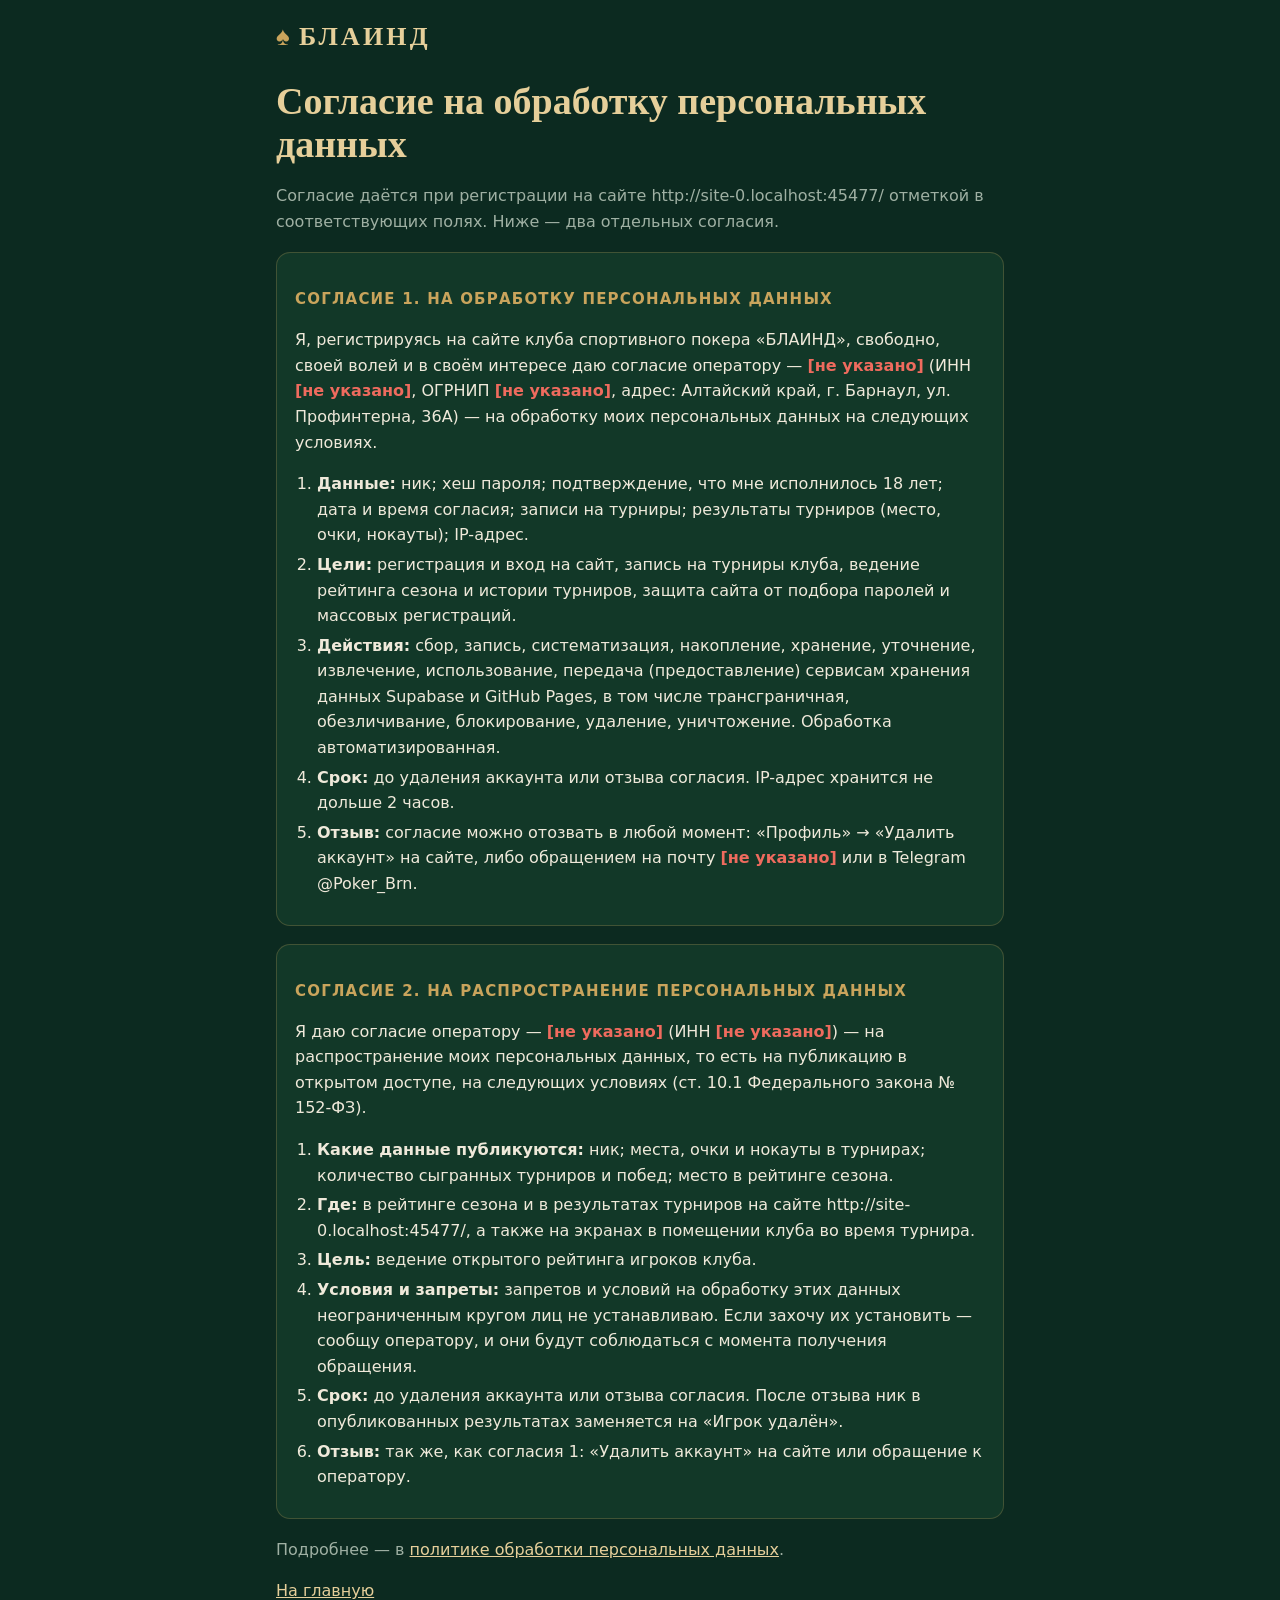
<file: consent.html>
<!DOCTYPE html>
<html lang="ru">
<head>
<meta charset="utf-8">
<meta name="viewport" content="width=device-width,initial-scale=1">
<meta name="theme-color" content="#0c2a20">
<title>Согласие на обработку персональных данных · БЛАИНД</title>
<meta http-equiv="Content-Security-Policy" content="default-src 'self'; script-src 'self' 'unsafe-inline'; style-src 'self' 'unsafe-inline'; img-src 'self' data:; base-uri 'none'; form-action 'none'; object-src 'none'">
<style>
:root{color-scheme:dark;--felt:#0c2a20;--lift:#123828;--gold:#c9a45c;--gold2:#e6cf9a;--ivory:#efe9da;--muted:#9fb0a3;--bad:#ef6b5e;--display:"Cormorant Garamond","Times New Roman",Georgia,serif}
*{box-sizing:border-box}
body{margin:0;background:var(--felt);color:var(--ivory);font:16px/1.6 system-ui,-apple-system,"Segoe UI",Roboto,Arial,sans-serif}
.wrap{max-width:760px;margin:0 auto;padding:16px 16px 60px}
.brand{font-family:var(--display);font-size:26px;font-weight:600;letter-spacing:.12em;color:var(--gold2);text-decoration:none}
.brand i{font-style:normal;color:var(--gold);margin-right:6px}
h1{font-family:var(--display);color:var(--gold2);font-weight:600;font-size:clamp(26px,5.5vw,38px);line-height:1.15;margin:22px 0 6px}
h2{font-size:15px;letter-spacing:.08em;text-transform:uppercase;color:var(--gold);margin:28px 0 8px}
a{color:var(--gold2)}
.muted{color:var(--muted)}
.miss{color:var(--bad);font-weight:600}
ol,ul{padding-left:22px}li{margin:4px 0}
.part{background:var(--lift);border:1px solid rgba(201,164,92,.25);border-radius:14px;padding:6px 18px 12px;margin:18px 0}
</style>
</head>
<body>
<div class="wrap">
<a class="brand" href="./"><i>♠</i>БЛАИНД</a>
<h1>Согласие на обработку персональных данных</h1>
<p class="muted">Согласие даётся при регистрации на сайте <span data-site></span> отметкой в соответствующих полях. Ниже — два отдельных согласия.</p>

<div class="part" id="processing">
<h2>Согласие 1. На обработку персональных данных</h2>
<p>Я, регистрируясь на сайте клуба спортивного покера «БЛАИНД», свободно, своей волей и в своём интересе даю согласие оператору — <span data-op="name"></span> (ИНН <span data-op="inn"></span>, ОГРНИП <span data-op="ogrnip"></span>, адрес: <span data-op="address"></span>) — на обработку моих персональных данных на следующих условиях.</p>
<ol>
<li><b>Данные:</b> ник; хеш пароля; подтверждение, что мне исполнилось 18 лет; дата и время согласия; записи на турниры; результаты турниров (место, очки, нокауты); IP-адрес.</li>
<li><b>Цели:</b> регистрация и вход на сайт, запись на турниры клуба, ведение рейтинга сезона и истории турниров, защита сайта от подбора паролей и массовых регистраций.</li>
<li><b>Действия:</b> сбор, запись, систематизация, накопление, хранение, уточнение, извлечение, использование, передача (предоставление) сервисам хранения данных Supabase и GitHub Pages, в том числе трансграничная, обезличивание, блокирование, удаление, уничтожение. Обработка автоматизированная.</li>
<li><b>Срок:</b> до удаления аккаунта или отзыва согласия. IP-адрес хранится не дольше 2 часов.</li>
<li><b>Отзыв:</b> согласие можно отозвать в любой момент: «Профиль» → «Удалить аккаунт» на сайте, либо обращением на почту <span data-op="email"></span> или в Telegram <span data-op="telegram"></span>.</li>
</ol>
</div>

<div class="part" id="distribution">
<h2>Согласие 2. На распространение персональных данных</h2>
<p>Я даю согласие оператору — <span data-op="name"></span> (ИНН <span data-op="inn"></span>) — на распространение моих персональных данных, то есть на публикацию в открытом доступе, на следующих условиях (ст. 10.1 Федерального закона № 152-ФЗ).</p>
<ol>
<li><b>Какие данные публикуются:</b> ник; места, очки и нокауты в турнирах; количество сыгранных турниров и побед; место в рейтинге сезона.</li>
<li><b>Где:</b> в рейтинге сезона и в результатах турниров на сайте <span data-site></span>, а также на экранах в помещении клуба во время турнира.</li>
<li><b>Цель:</b> ведение открытого рейтинга игроков клуба.</li>
<li><b>Условия и запреты:</b> запретов и условий на обработку этих данных неограниченным кругом лиц не устанавливаю. Если захочу их установить — сообщу оператору, и они будут соблюдаться с момента получения обращения.</li>
<li><b>Срок:</b> до удаления аккаунта или отзыва согласия. После отзыва ник в опубликованных результатах заменяется на «Игрок удалён».</li>
<li><b>Отзыв:</b> так же, как согласия 1: «Удалить аккаунт» на сайте или обращение к оператору.</li>
</ol>
</div>

<p class="muted">Подробнее — в <a href="privacy.html">политике обработки персональных данных</a>.</p>
<p><a href="./">На главную</a></p>
</div>
<script src="js/config.js"></script>
<script>
(function(){
  var C=(window.BLIND_CONFIG||{}).OPERATOR||{};
  var fallback={address:'Алтайский край, г. Барнаул, ул. Профинтерна, 36А',telegram:'@Poker_Brn'};
  document.querySelectorAll('[data-op]').forEach(function(el){
    var k=el.getAttribute('data-op'),v=String(C[k]||fallback[k]||'').trim();
    if(v)el.textContent=v;else{el.textContent='[не указано]';el.className='miss'}
  });
  var site=location.origin+location.pathname.replace(/[^\/]*$/,'');
  document.querySelectorAll('[data-site]').forEach(function(el){el.textContent=site});
})();
</script>
</body>
</html>
</file>
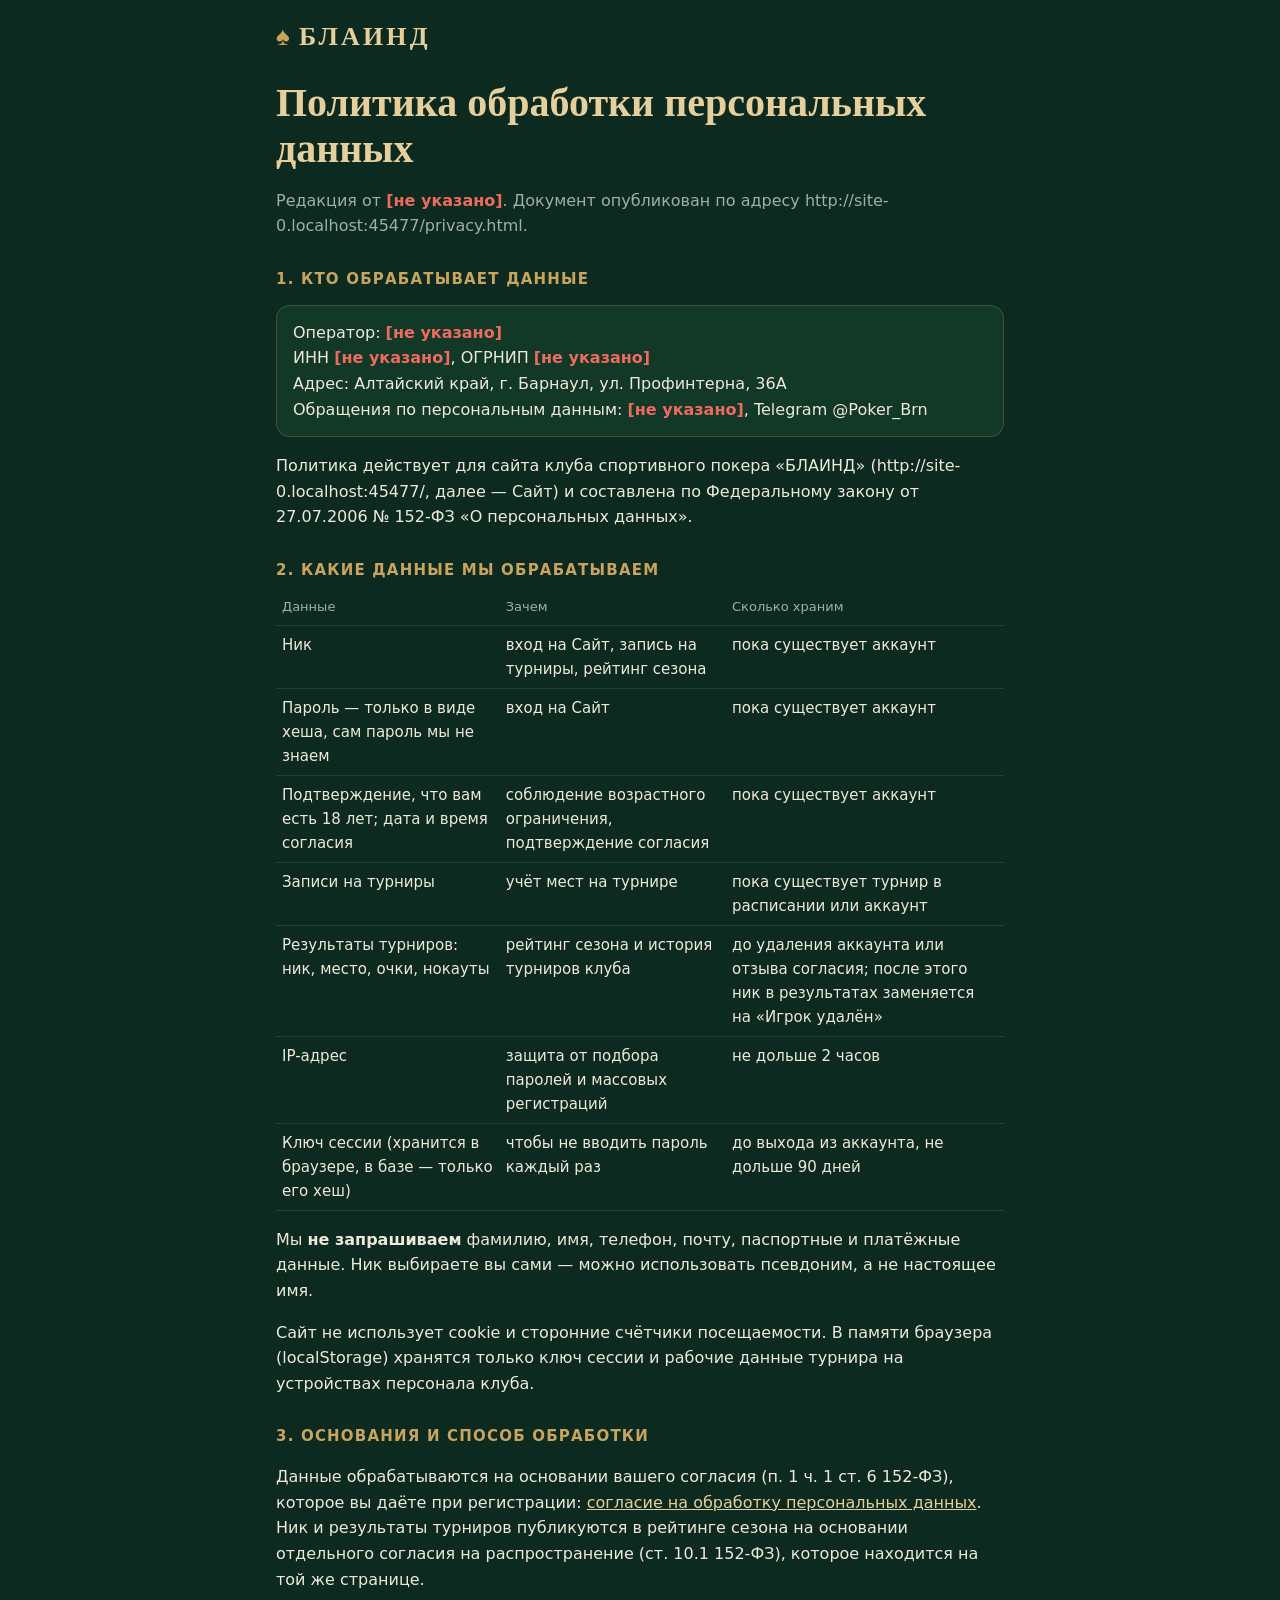
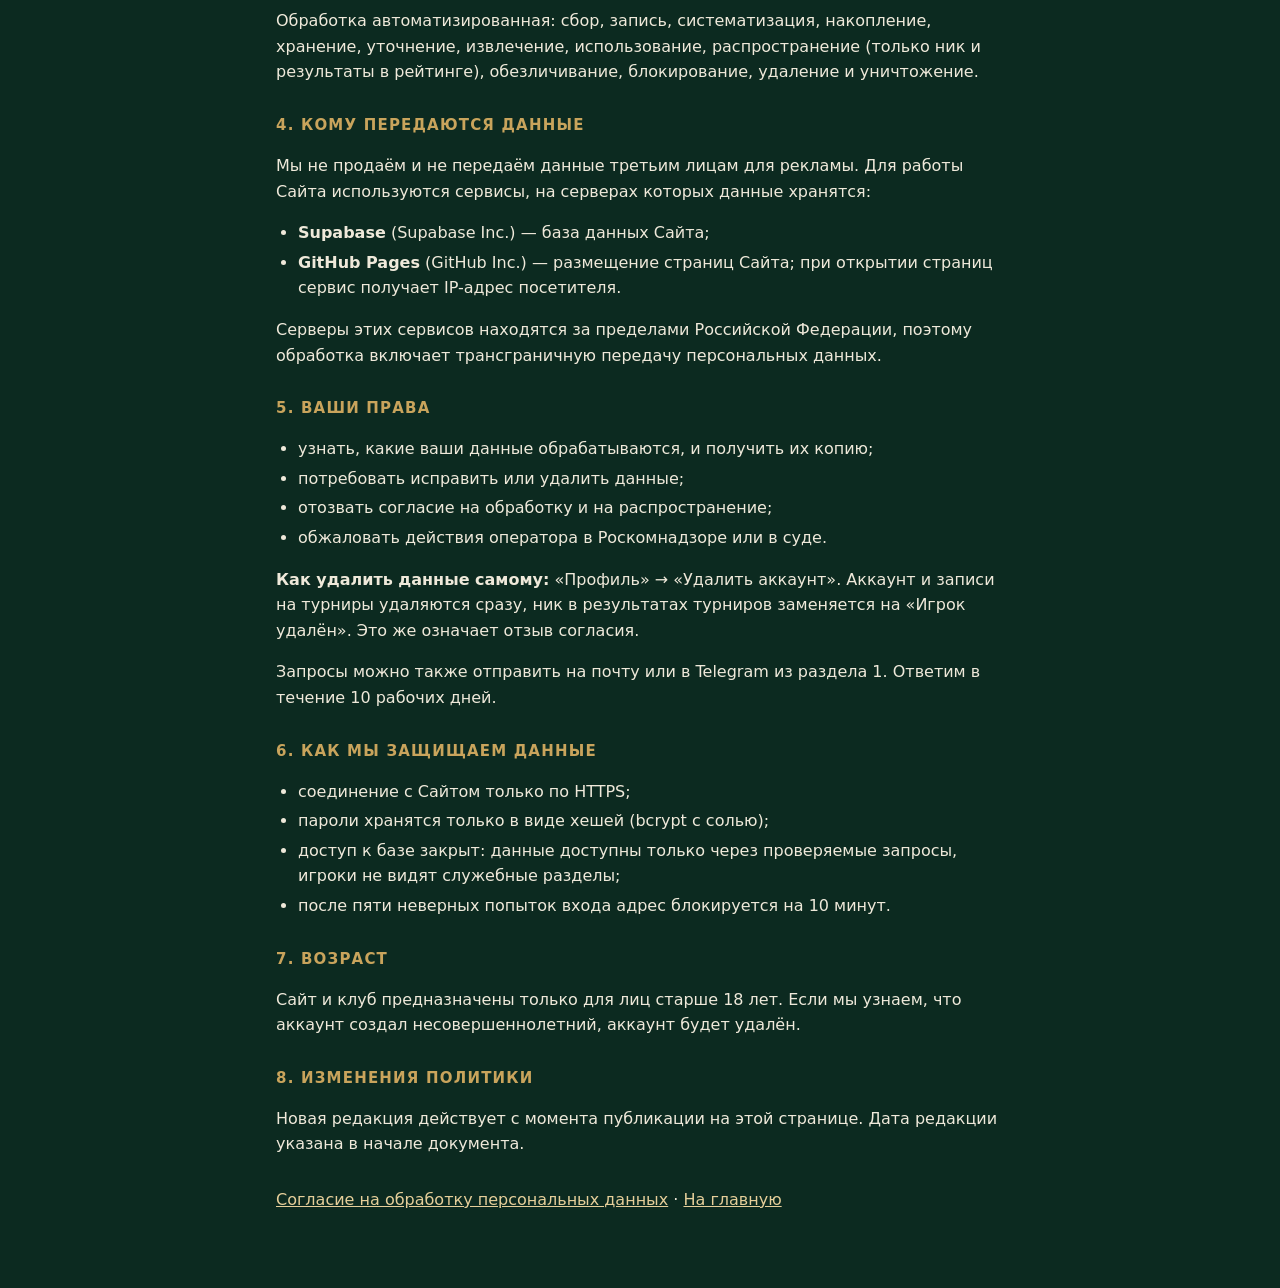
<file: privacy.html>
<!DOCTYPE html>
<html lang="ru">
<head>
<meta charset="utf-8">
<meta name="viewport" content="width=device-width,initial-scale=1">
<meta name="theme-color" content="#0c2a20">
<title>Политика обработки персональных данных · БЛАИНД</title>
<meta http-equiv="Content-Security-Policy" content="default-src 'self'; script-src 'self' 'unsafe-inline'; style-src 'self' 'unsafe-inline'; img-src 'self' data:; base-uri 'none'; form-action 'none'; object-src 'none'">
<style>
:root{color-scheme:dark;--felt:#0c2a20;--lift:#123828;--gold:#c9a45c;--gold2:#e6cf9a;--ivory:#efe9da;--muted:#9fb0a3;--bad:#ef6b5e;--display:"Cormorant Garamond","Times New Roman",Georgia,serif}
*{box-sizing:border-box}
body{margin:0;background:var(--felt);color:var(--ivory);font:16px/1.6 system-ui,-apple-system,"Segoe UI",Roboto,Arial,sans-serif}
.wrap{max-width:760px;margin:0 auto;padding:16px 16px 60px}
.brand{font-family:var(--display);font-size:26px;font-weight:600;letter-spacing:.12em;color:var(--gold2);text-decoration:none}
.brand i{font-style:normal;color:var(--gold);margin-right:6px}
h1{font-family:var(--display);color:var(--gold2);font-weight:600;font-size:clamp(28px,6vw,40px);line-height:1.15;margin:22px 0 6px}
h2{font-size:15px;letter-spacing:.08em;text-transform:uppercase;color:var(--gold);margin:28px 0 8px}
a{color:var(--gold2)}
.muted{color:var(--muted)}
.card{background:var(--lift);border:1px solid rgba(201,164,92,.25);border-radius:14px;padding:14px 16px;margin:14px 0}
.miss{color:var(--bad);font-weight:600}
ul{padding-left:22px}li{margin:4px 0}
table{border-collapse:collapse;width:100%;font-size:15px}td,th{border-bottom:1px solid rgba(201,164,92,.18);padding:7px 6px;text-align:left;vertical-align:top}th{color:var(--muted);font-weight:500;font-size:13px}
</style>
</head>
<body>
<div class="wrap">
<a class="brand" href="./"><i>♠</i>БЛАИНД</a>
<h1>Политика обработки персональных данных</h1>
<p class="muted">Редакция от <span data-op="policyDate"></span>. Документ опубликован по адресу <span data-site></span>privacy.html.</p>

<h2>1. Кто обрабатывает данные</h2>
<div class="card">
  Оператор: <span data-op="name"></span><br>
  ИНН <span data-op="inn"></span>, ОГРНИП <span data-op="ogrnip"></span><br>
  Адрес: <span data-op="address"></span><br>
  Обращения по персональным данным: <span data-op="email"></span>, Telegram <span data-op="telegram"></span>
</div>
<p>Политика действует для сайта клуба спортивного покера «БЛАИНД» (<span data-site></span>, далее — Сайт) и составлена по Федеральному закону от 27.07.2006 № 152-ФЗ «О персональных данных».</p>

<h2>2. Какие данные мы обрабатываем</h2>
<table>
<tr><th>Данные</th><th>Зачем</th><th>Сколько храним</th></tr>
<tr><td>Ник</td><td>вход на Сайт, запись на турниры, рейтинг сезона</td><td>пока существует аккаунт</td></tr>
<tr><td>Пароль — только в виде хеша, сам пароль мы не знаем</td><td>вход на Сайт</td><td>пока существует аккаунт</td></tr>
<tr><td>Подтверждение, что вам есть 18 лет; дата и время согласия</td><td>соблюдение возрастного ограничения, подтверждение согласия</td><td>пока существует аккаунт</td></tr>
<tr><td>Записи на турниры</td><td>учёт мест на турнире</td><td>пока существует турнир в расписании или аккаунт</td></tr>
<tr><td>Результаты турниров: ник, место, очки, нокауты</td><td>рейтинг сезона и история турниров клуба</td><td>до удаления аккаунта или отзыва согласия; после этого ник в результатах заменяется на «Игрок удалён»</td></tr>
<tr><td>IP-адрес</td><td>защита от подбора паролей и массовых регистраций</td><td>не дольше 2 часов</td></tr>
<tr><td>Ключ сессии (хранится в браузере, в базе — только его хеш)</td><td>чтобы не вводить пароль каждый раз</td><td>до выхода из аккаунта, не дольше 90 дней</td></tr>
</table>
<p>Мы <b>не запрашиваем</b> фамилию, имя, телефон, почту, паспортные и платёжные данные. Ник выбираете вы сами — можно использовать псевдоним, а не настоящее имя.</p>
<p>Сайт не использует cookie и сторонние счётчики посещаемости. В памяти браузера (localStorage) хранятся только ключ сессии и рабочие данные турнира на устройствах персонала клуба.</p>

<h2>3. Основания и способ обработки</h2>
<p>Данные обрабатываются на основании вашего согласия (п. 1 ч. 1 ст. 6 152-ФЗ), которое вы даёте при регистрации: <a href="consent.html">согласие на обработку персональных данных</a>. Ник и результаты турниров публикуются в рейтинге сезона на основании отдельного согласия на распространение (ст. 10.1 152-ФЗ), которое находится на той же странице.</p>
<p>Обработка автоматизированная: сбор, запись, систематизация, накопление, хранение, уточнение, извлечение, использование, распространение (только ник и результаты в рейтинге), обезличивание, блокирование, удаление и уничтожение.</p>

<h2>4. Кому передаются данные</h2>
<p>Мы не продаём и не передаём данные третьим лицам для рекламы. Для работы Сайта используются сервисы, на серверах которых данные хранятся:</p>
<ul>
<li><b>Supabase</b> (Supabase Inc.) — база данных Сайта;</li>
<li><b>GitHub Pages</b> (GitHub Inc.) — размещение страниц Сайта; при открытии страниц сервис получает IP-адрес посетителя.</li>
</ul>
<p>Серверы этих сервисов находятся за пределами Российской Федерации, поэтому обработка включает трансграничную передачу персональных данных.</p>

<h2>5. Ваши права</h2>
<ul>
<li>узнать, какие ваши данные обрабатываются, и получить их копию;</li>
<li>потребовать исправить или удалить данные;</li>
<li>отозвать согласие на обработку и на распространение;</li>
<li>обжаловать действия оператора в Роскомнадзоре или в суде.</li>
</ul>
<p><b>Как удалить данные самому:</b> «Профиль» → «Удалить аккаунт». Аккаунт и записи на турниры удаляются сразу, ник в результатах турниров заменяется на «Игрок удалён». Это же означает отзыв согласия.</p>
<p>Запросы можно также отправить на почту или в Telegram из раздела 1. Ответим в течение 10 рабочих дней.</p>

<h2>6. Как мы защищаем данные</h2>
<ul>
<li>соединение с Сайтом только по HTTPS;</li>
<li>пароли хранятся только в виде хешей (bcrypt с солью);</li>
<li>доступ к базе закрыт: данные доступны только через проверяемые запросы, игроки не видят служебные разделы;</li>
<li>после пяти неверных попыток входа адрес блокируется на 10 минут.</li>
</ul>

<h2>7. Возраст</h2>
<p>Сайт и клуб предназначены только для лиц старше 18 лет. Если мы узнаем, что аккаунт создал несовершеннолетний, аккаунт будет удалён.</p>

<h2>8. Изменения политики</h2>
<p>Новая редакция действует с момента публикации на этой странице. Дата редакции указана в начале документа.</p>

<p style="margin-top:30px"><a href="consent.html">Согласие на обработку персональных данных</a> · <a href="./">На главную</a></p>
</div>
<script src="js/config.js"></script>
<script>
(function(){
  var C=(window.BLIND_CONFIG||{}).OPERATOR||{};
  var fallback={address:'Алтайский край, г. Барнаул, ул. Профинтерна, 36А',telegram:'@Poker_Brn'};
  document.querySelectorAll('[data-op]').forEach(function(el){
    var k=el.getAttribute('data-op'),v=String(C[k]||fallback[k]||'').trim();
    if(v)el.textContent=v;else{el.textContent='[не указано]';el.className='miss'}
  });
  var site=location.origin+location.pathname.replace(/[^\/]*$/,'');
  document.querySelectorAll('[data-site]').forEach(function(el){el.textContent=site});
})();
</script>
</body>
</html>
</file>
<file: css/fonts.css>
/* Шрифты встроены в сайт (лицензия SIL OFL 1.1, см. fonts/OFL-*.txt), чтобы экран ТВ выглядел одинаково везде и без интернета. */
@font-face{font-family:'Playfair Display';font-style:normal;font-display:swap;font-weight:600;src:url(../fonts/playfair-display-cyrillic-600-normal.woff2) format('woff2');unicode-range:U+0301,U+0400-045F,U+0490-0491,U+04B0-04B1,U+2116}
@font-face{font-family:'Playfair Display';font-style:normal;font-display:swap;font-weight:600;src:url(../fonts/playfair-display-latin-600-normal.woff2) format('woff2');unicode-range:U+0000-00FF,U+0131,U+0152-0153,U+02BB-02BC,U+02C6,U+02DA,U+02DC,U+0304,U+0308,U+0329,U+2000-206F,U+2074,U+20AC,U+2122,U+2191,U+2193,U+2212,U+2215,U+FEFF,U+FFFD}
@font-face{font-family:'Playfair Display';font-style:normal;font-display:swap;font-weight:700;src:url(../fonts/playfair-display-cyrillic-700-normal.woff2) format('woff2');unicode-range:U+0301,U+0400-045F,U+0490-0491,U+04B0-04B1,U+2116}
@font-face{font-family:'Playfair Display';font-style:normal;font-display:swap;font-weight:700;src:url(../fonts/playfair-display-latin-700-normal.woff2) format('woff2');unicode-range:U+0000-00FF,U+0131,U+0152-0153,U+02BB-02BC,U+02C6,U+02DA,U+02DC,U+0304,U+0308,U+0329,U+2000-206F,U+2074,U+20AC,U+2122,U+2191,U+2193,U+2212,U+2215,U+FEFF,U+FFFD}
@font-face{font-family:'Cormorant Garamond';font-style:normal;font-display:swap;font-weight:600;src:url(../fonts/cormorant-garamond-cyrillic-600-normal.woff2) format('woff2');unicode-range:U+0301,U+0400-045F,U+0490-0491,U+04B0-04B1,U+2116}
@font-face{font-family:'Cormorant Garamond';font-style:normal;font-display:swap;font-weight:600;src:url(../fonts/cormorant-garamond-latin-600-normal.woff2) format('woff2');unicode-range:U+0000-00FF,U+0131,U+0152-0153,U+02BB-02BC,U+02C6,U+02DA,U+02DC,U+0304,U+0308,U+0329,U+2000-206F,U+2074,U+20AC,U+2122,U+2191,U+2193,U+2212,U+2215,U+FEFF,U+FFFD}
@font-face{font-family:'Cormorant Garamond';font-style:normal;font-display:swap;font-weight:700;src:url(../fonts/cormorant-garamond-cyrillic-700-normal.woff2) format('woff2');unicode-range:U+0301,U+0400-045F,U+0490-0491,U+04B0-04B1,U+2116}
@font-face{font-family:'Cormorant Garamond';font-style:normal;font-display:swap;font-weight:700;src:url(../fonts/cormorant-garamond-latin-700-normal.woff2) format('woff2');unicode-range:U+0000-00FF,U+0131,U+0152-0153,U+02BB-02BC,U+02C6,U+02DA,U+02DC,U+0304,U+0308,U+0329,U+2000-206F,U+2074,U+20AC,U+2122,U+2191,U+2193,U+2212,U+2215,U+FEFF,U+FFFD}
@font-face{font-family:'Manrope';font-style:normal;font-display:swap;font-weight:500;src:url(../fonts/manrope-cyrillic-500-normal.woff2) format('woff2');unicode-range:U+0301,U+0400-045F,U+0490-0491,U+04B0-04B1,U+2116}
@font-face{font-family:'Manrope';font-style:normal;font-display:swap;font-weight:500;src:url(../fonts/manrope-latin-500-normal.woff2) format('woff2');unicode-range:U+0000-00FF,U+0131,U+0152-0153,U+02BB-02BC,U+02C6,U+02DA,U+02DC,U+0304,U+0308,U+0329,U+2000-206F,U+2074,U+20AC,U+2122,U+2191,U+2193,U+2212,U+2215,U+FEFF,U+FFFD}
@font-face{font-family:'Manrope';font-style:normal;font-display:swap;font-weight:700;src:url(../fonts/manrope-cyrillic-700-normal.woff2) format('woff2');unicode-range:U+0301,U+0400-045F,U+0490-0491,U+04B0-04B1,U+2116}
@font-face{font-family:'Manrope';font-style:normal;font-display:swap;font-weight:700;src:url(../fonts/manrope-latin-700-normal.woff2) format('woff2');unicode-range:U+0000-00FF,U+0131,U+0152-0153,U+02BB-02BC,U+02C6,U+02DA,U+02DC,U+0304,U+0308,U+0329,U+2000-206F,U+2074,U+20AC,U+2122,U+2191,U+2193,U+2212,U+2215,U+FEFF,U+FFFD}
@font-face{font-family:'Manrope';font-style:normal;font-display:swap;font-weight:800;src:url(../fonts/manrope-cyrillic-800-normal.woff2) format('woff2');unicode-range:U+0301,U+0400-045F,U+0490-0491,U+04B0-04B1,U+2116}
@font-face{font-family:'Manrope';font-style:normal;font-display:swap;font-weight:800;src:url(../fonts/manrope-latin-800-normal.woff2) format('woff2');unicode-range:U+0000-00FF,U+0131,U+0152-0153,U+02BB-02BC,U+02C6,U+02DA,U+02DC,U+0304,U+0308,U+0329,U+2000-206F,U+2074,U+20AC,U+2122,U+2191,U+2193,U+2212,U+2215,U+FEFF,U+FFFD}
</file>
